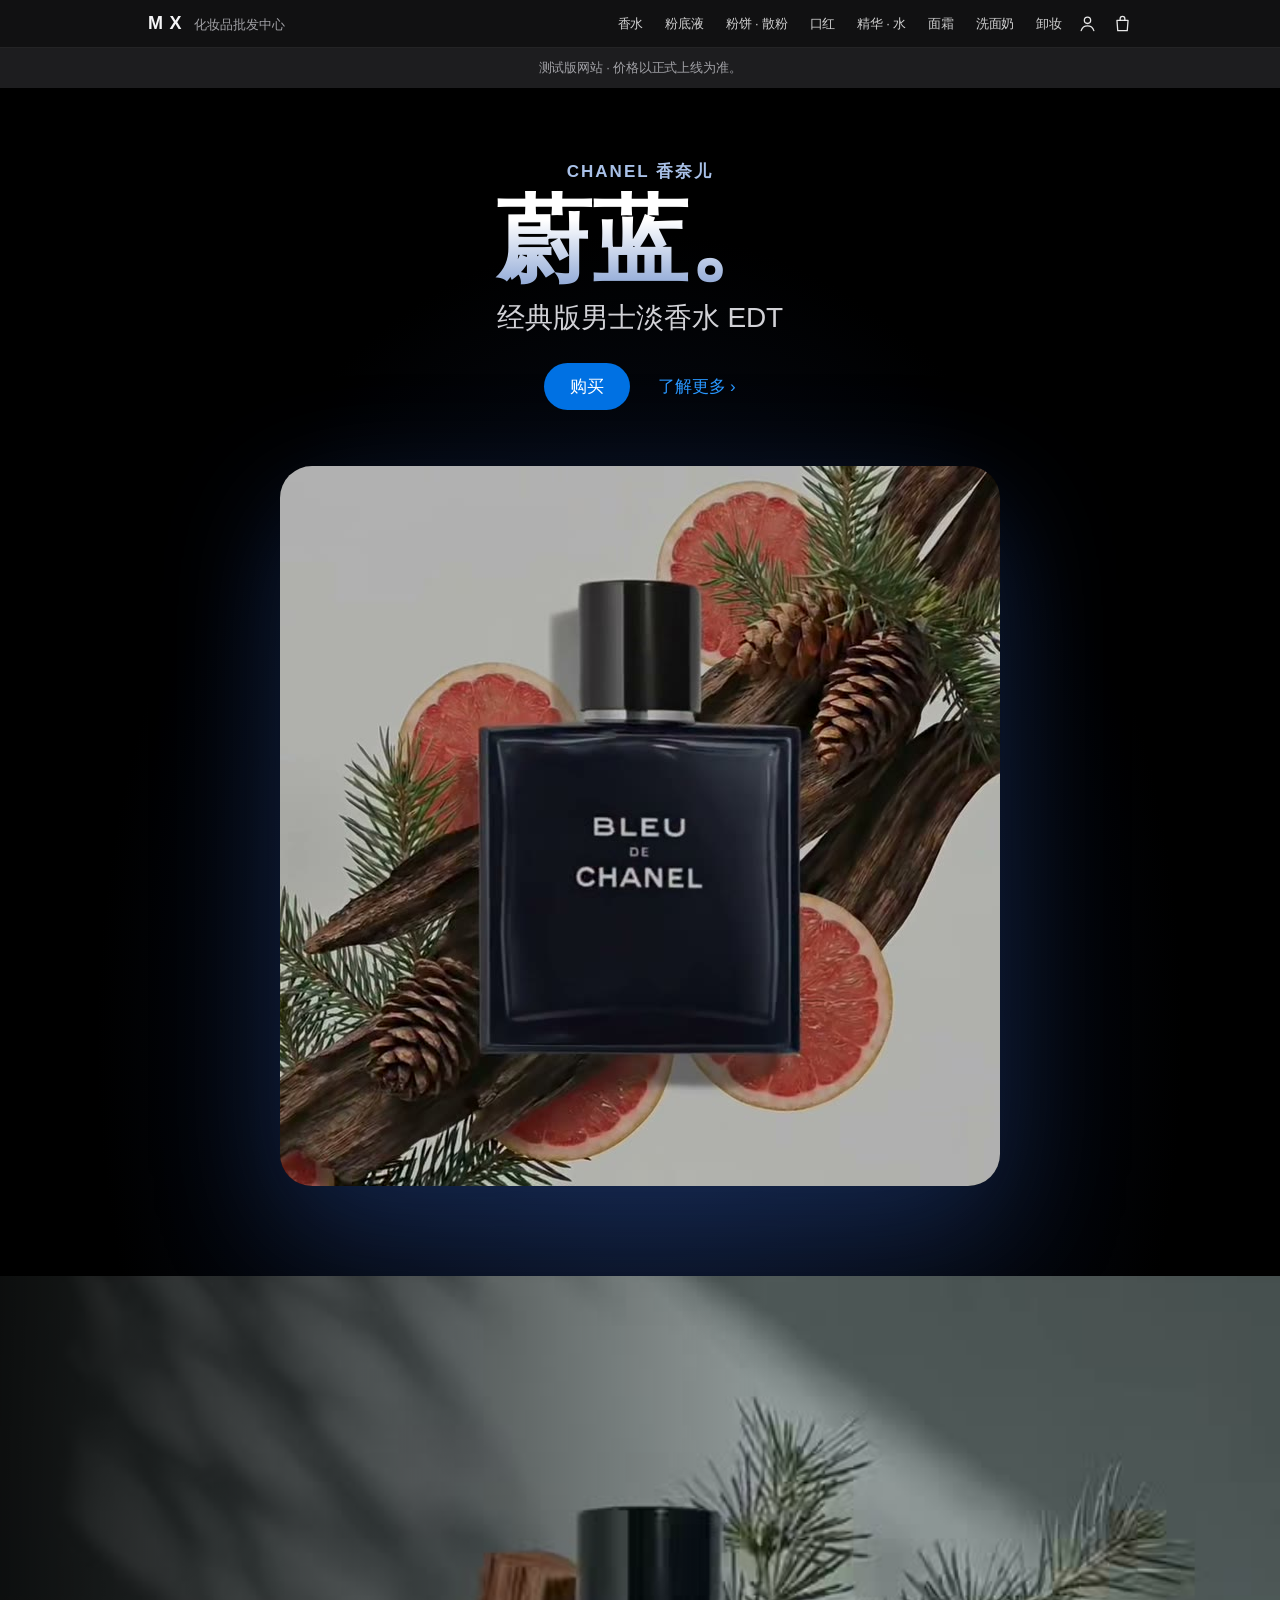
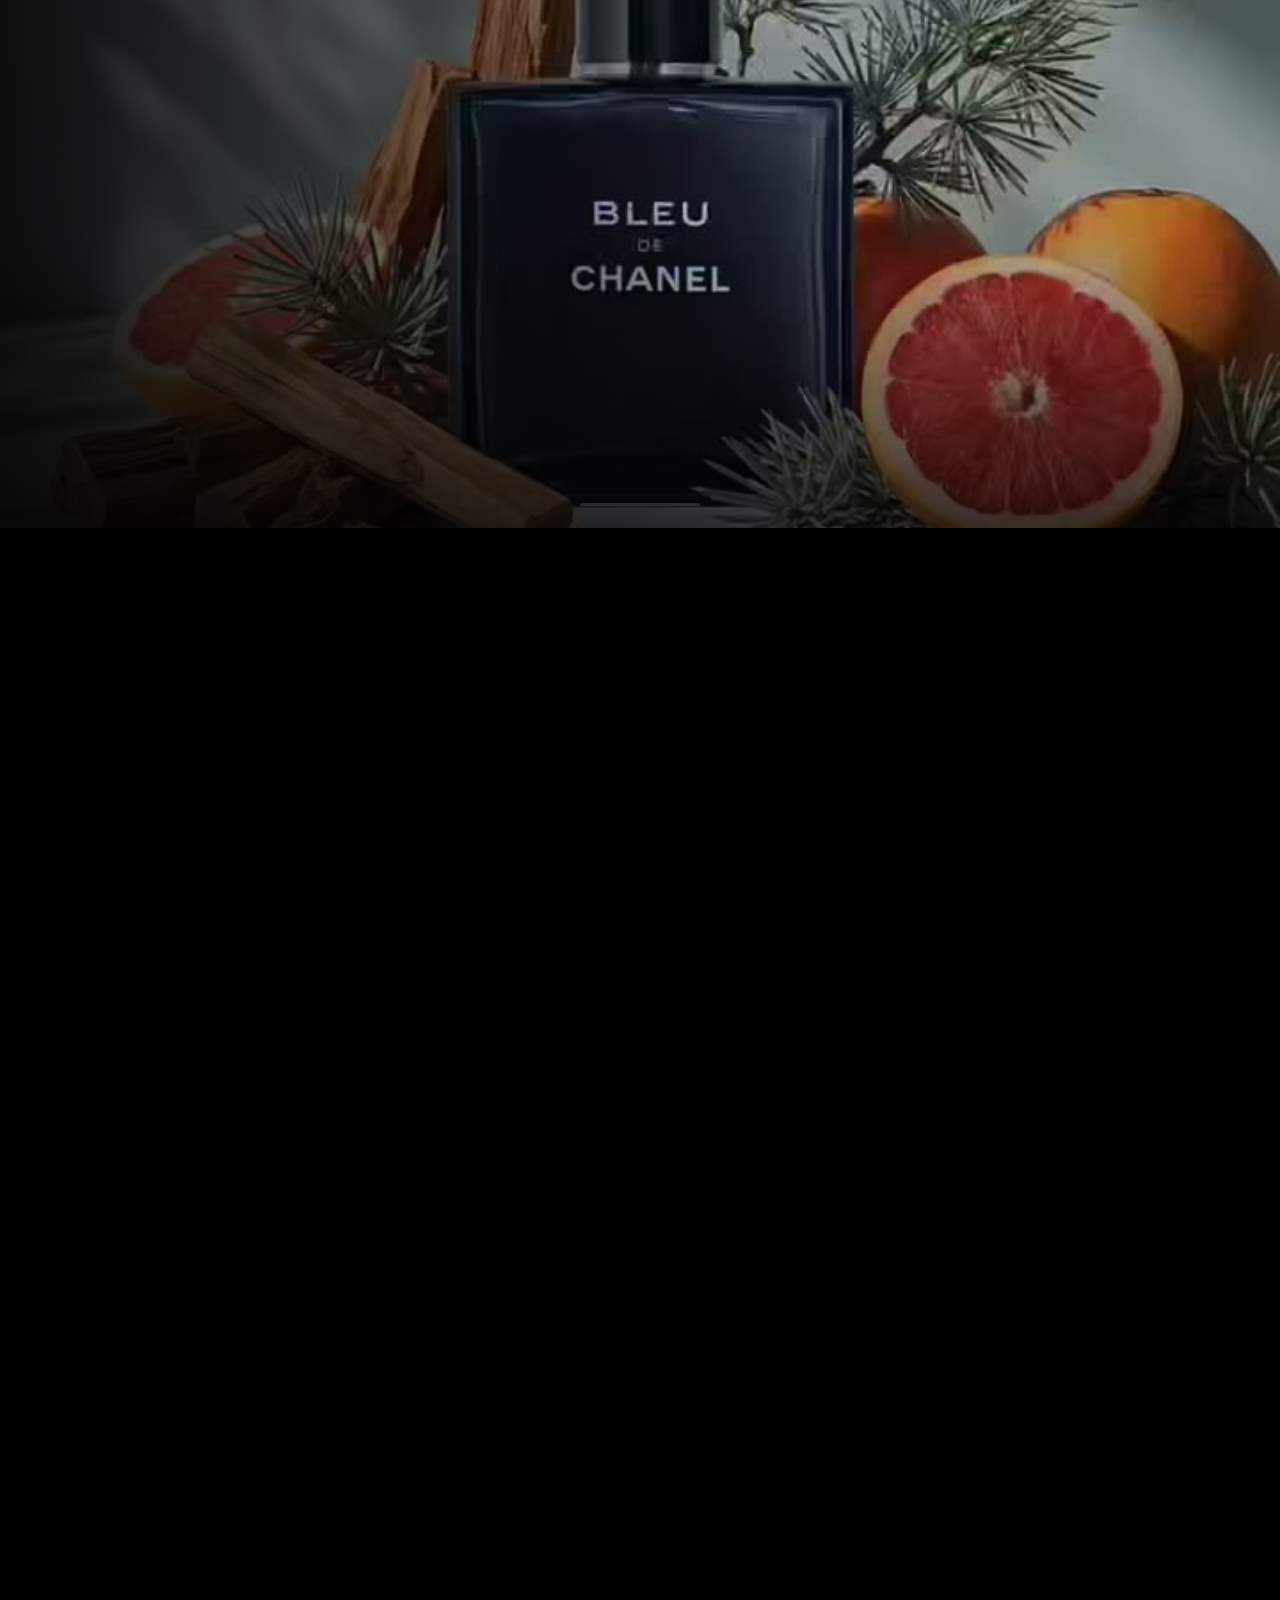
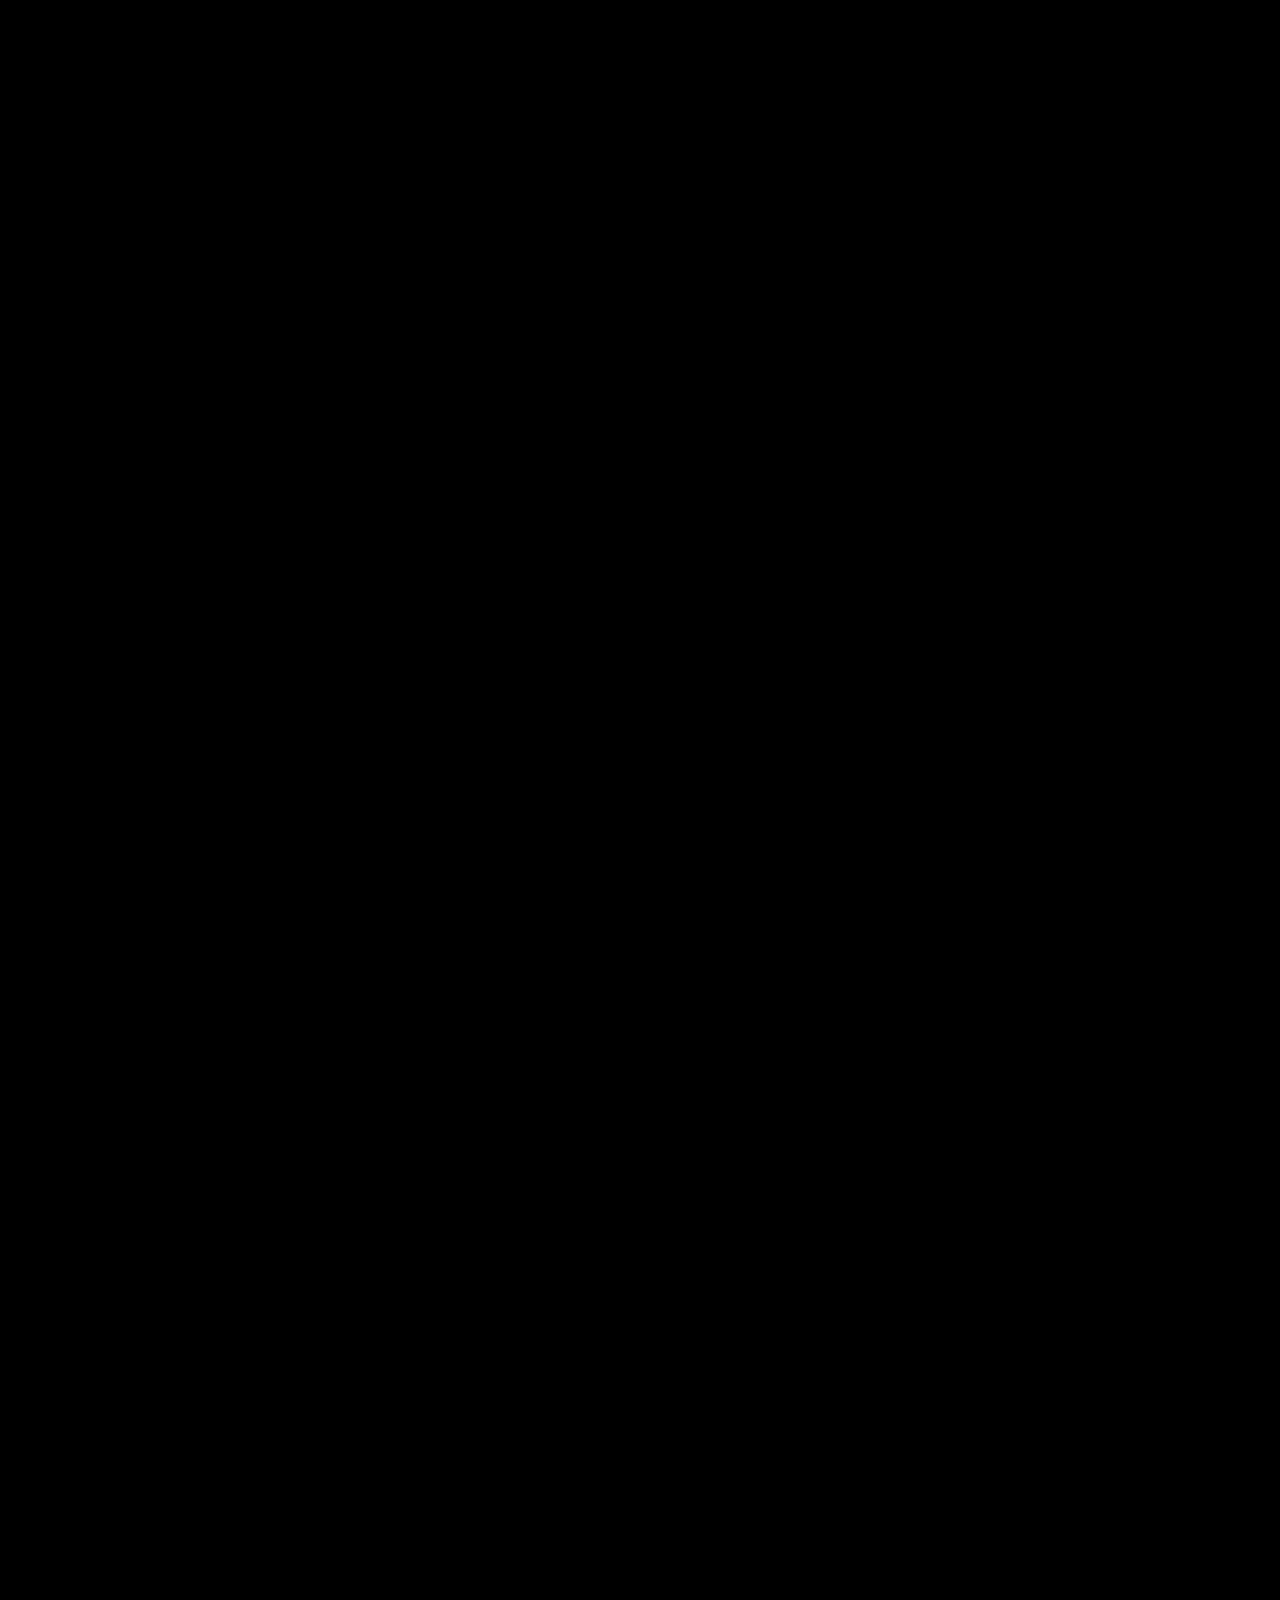
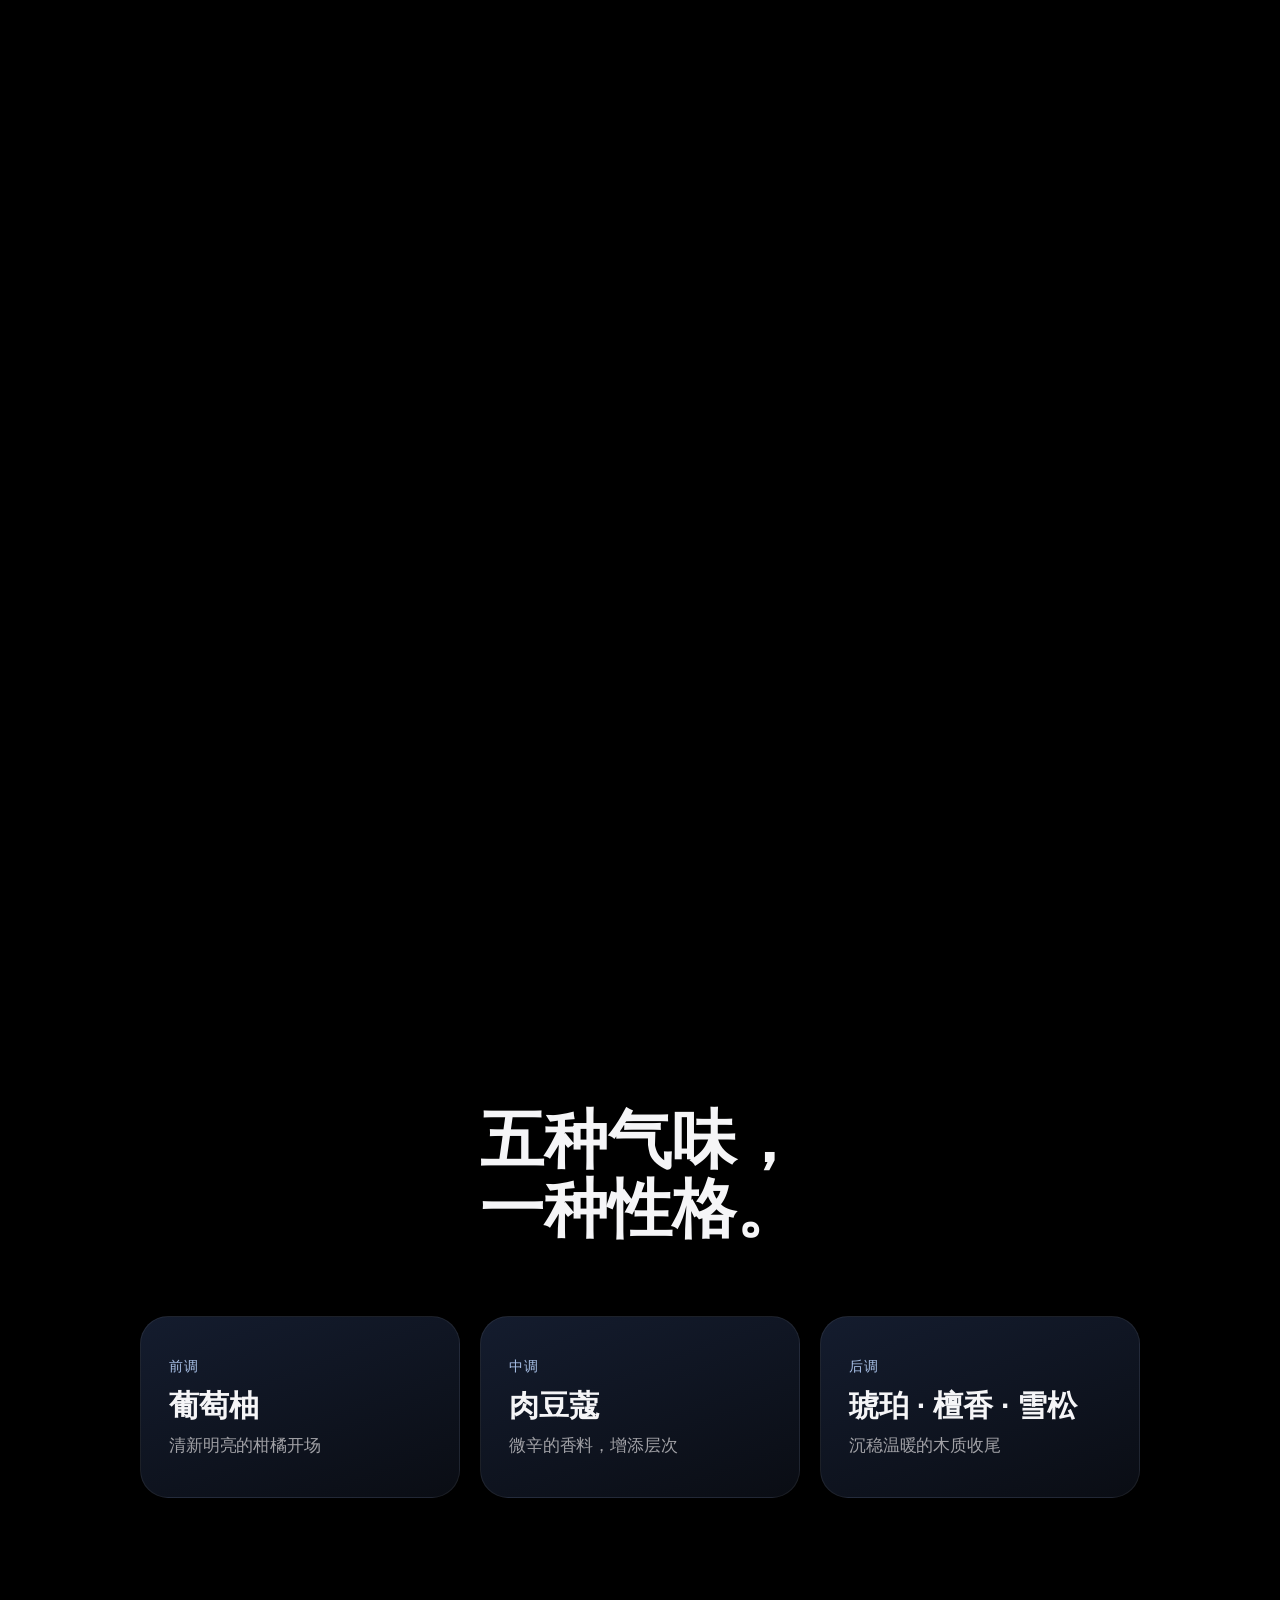
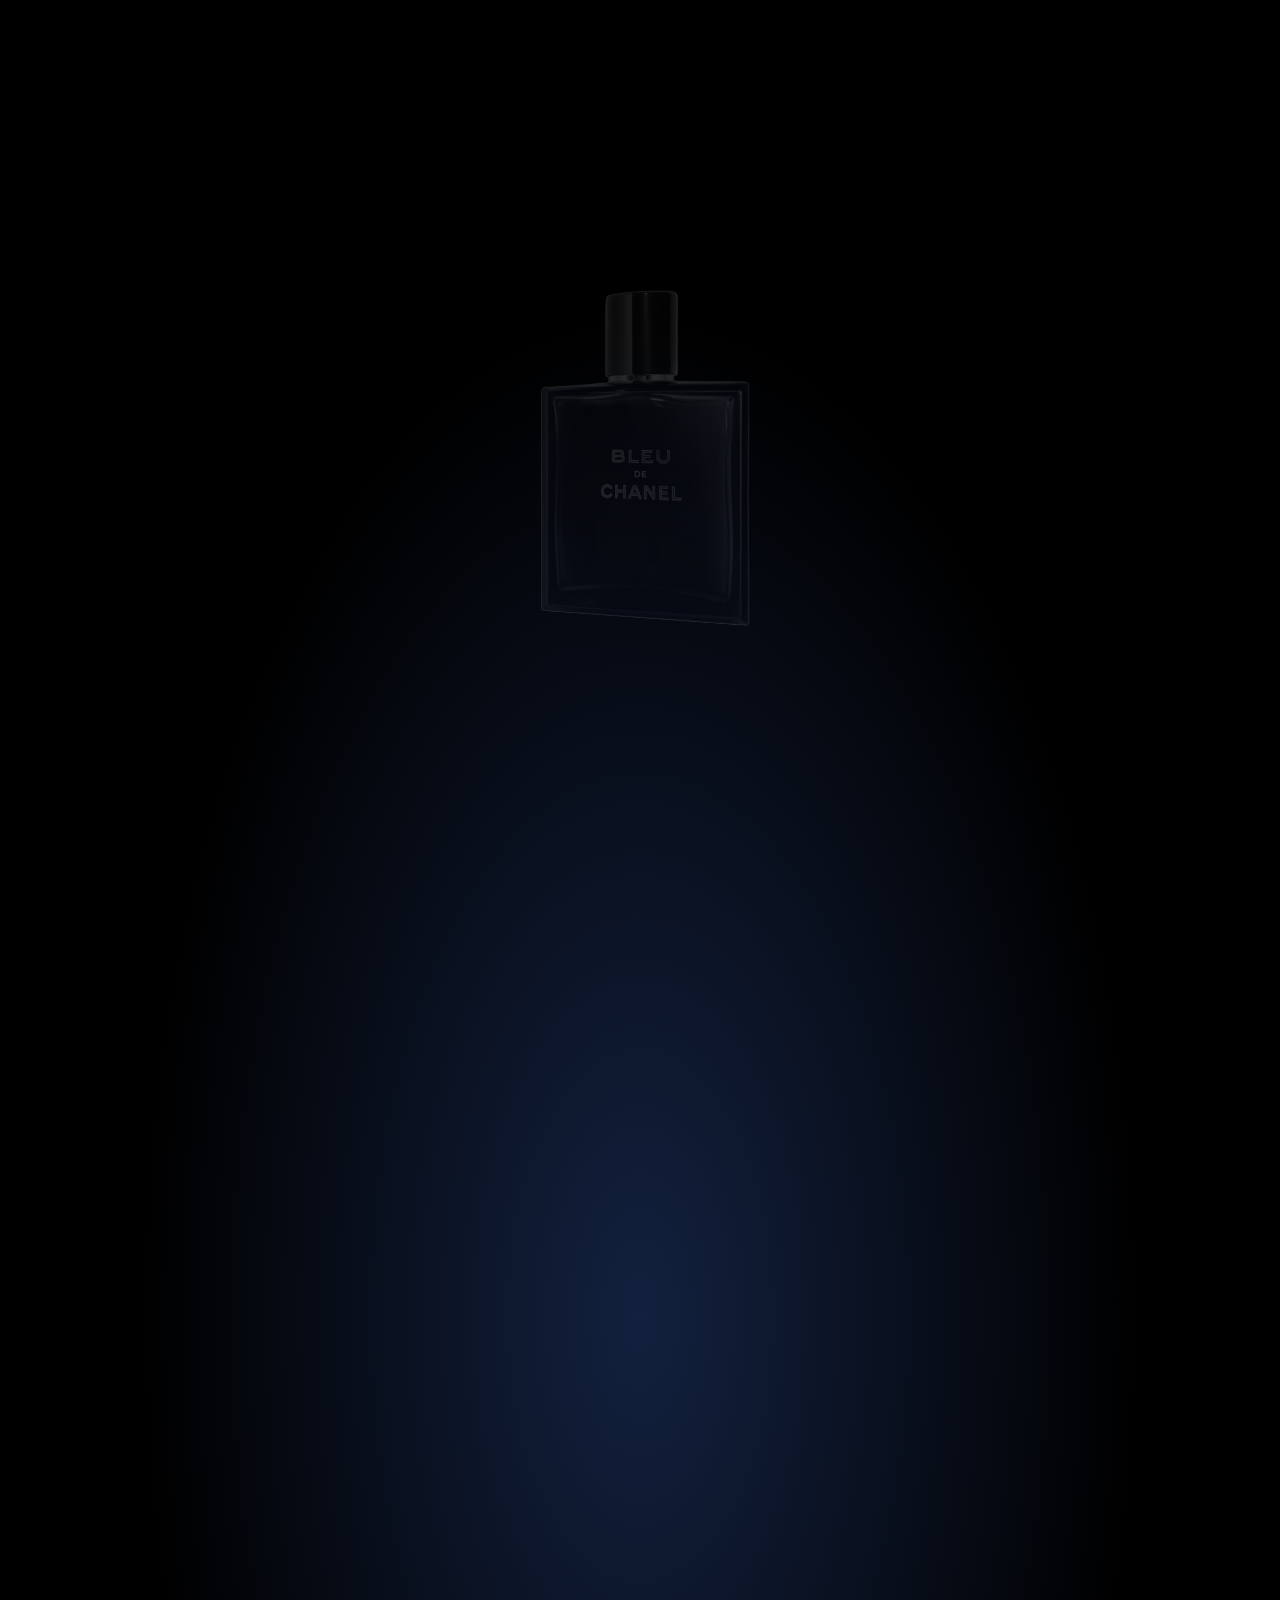
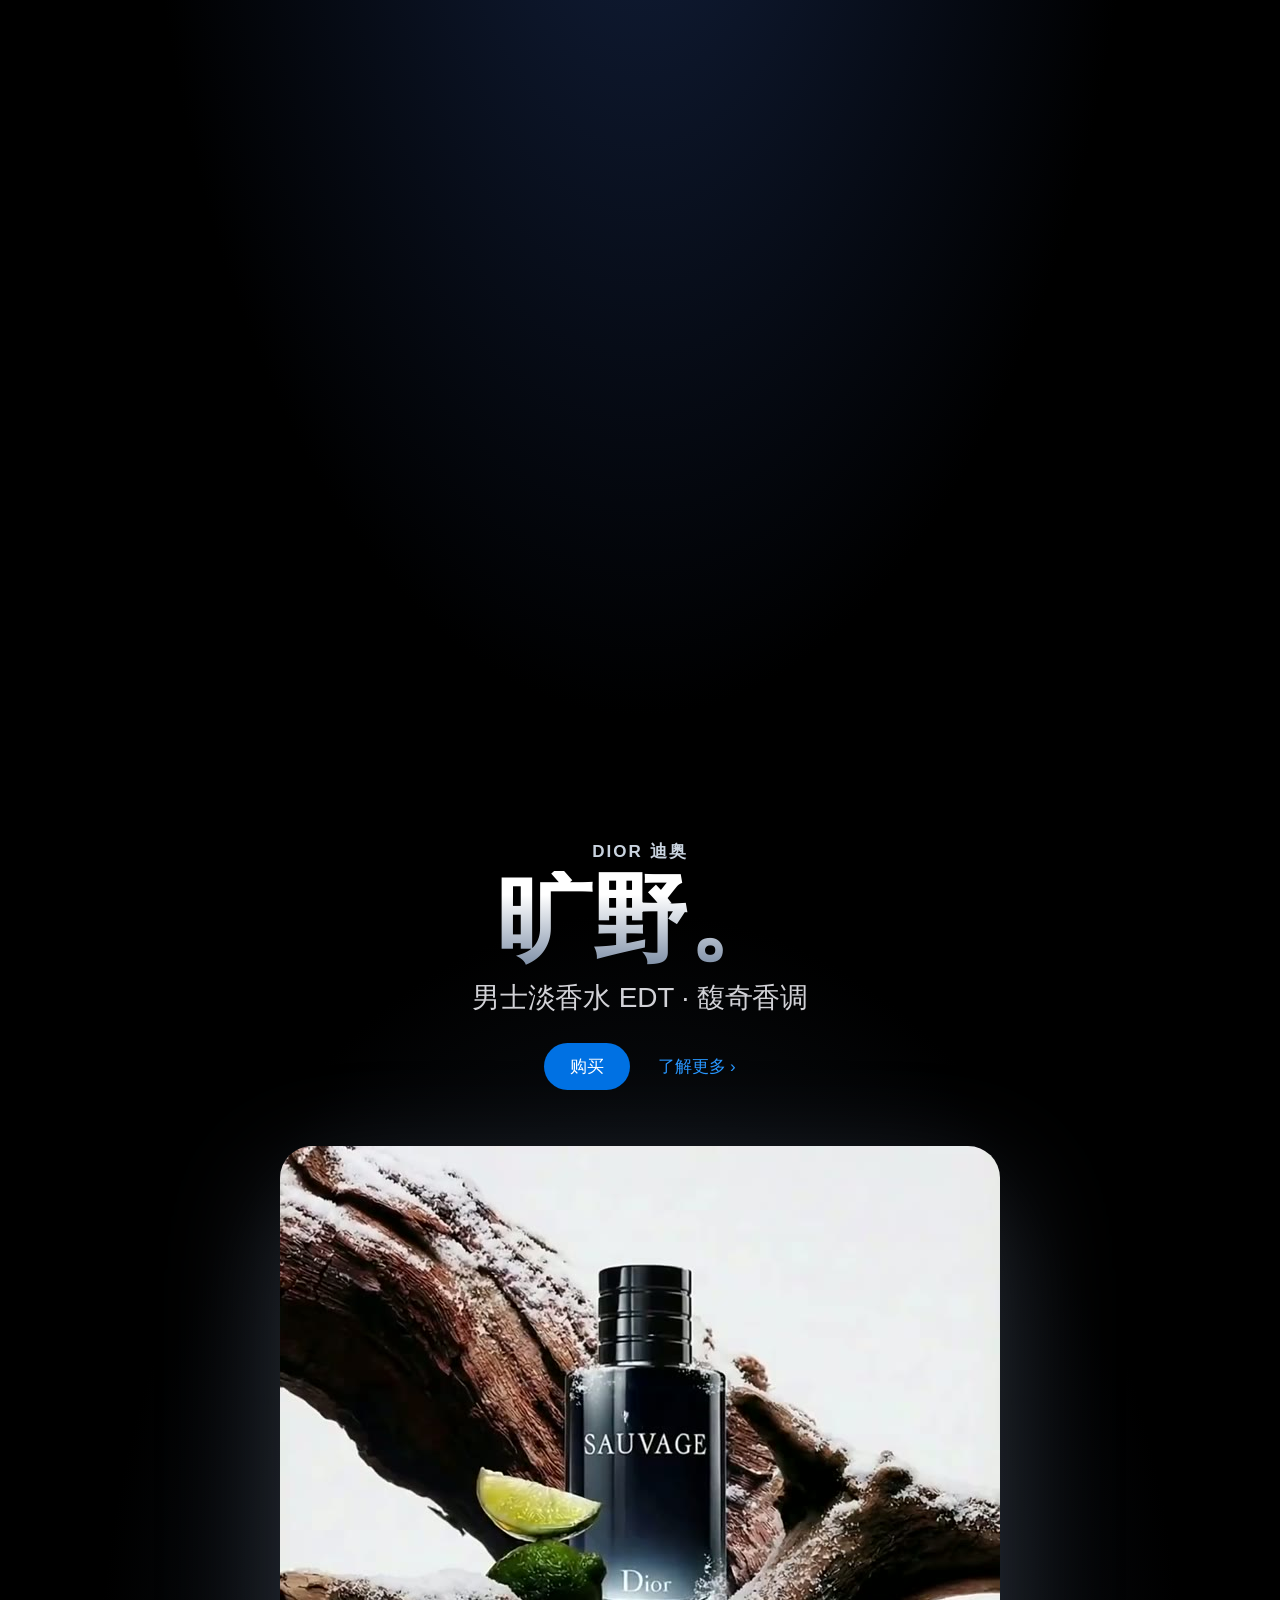
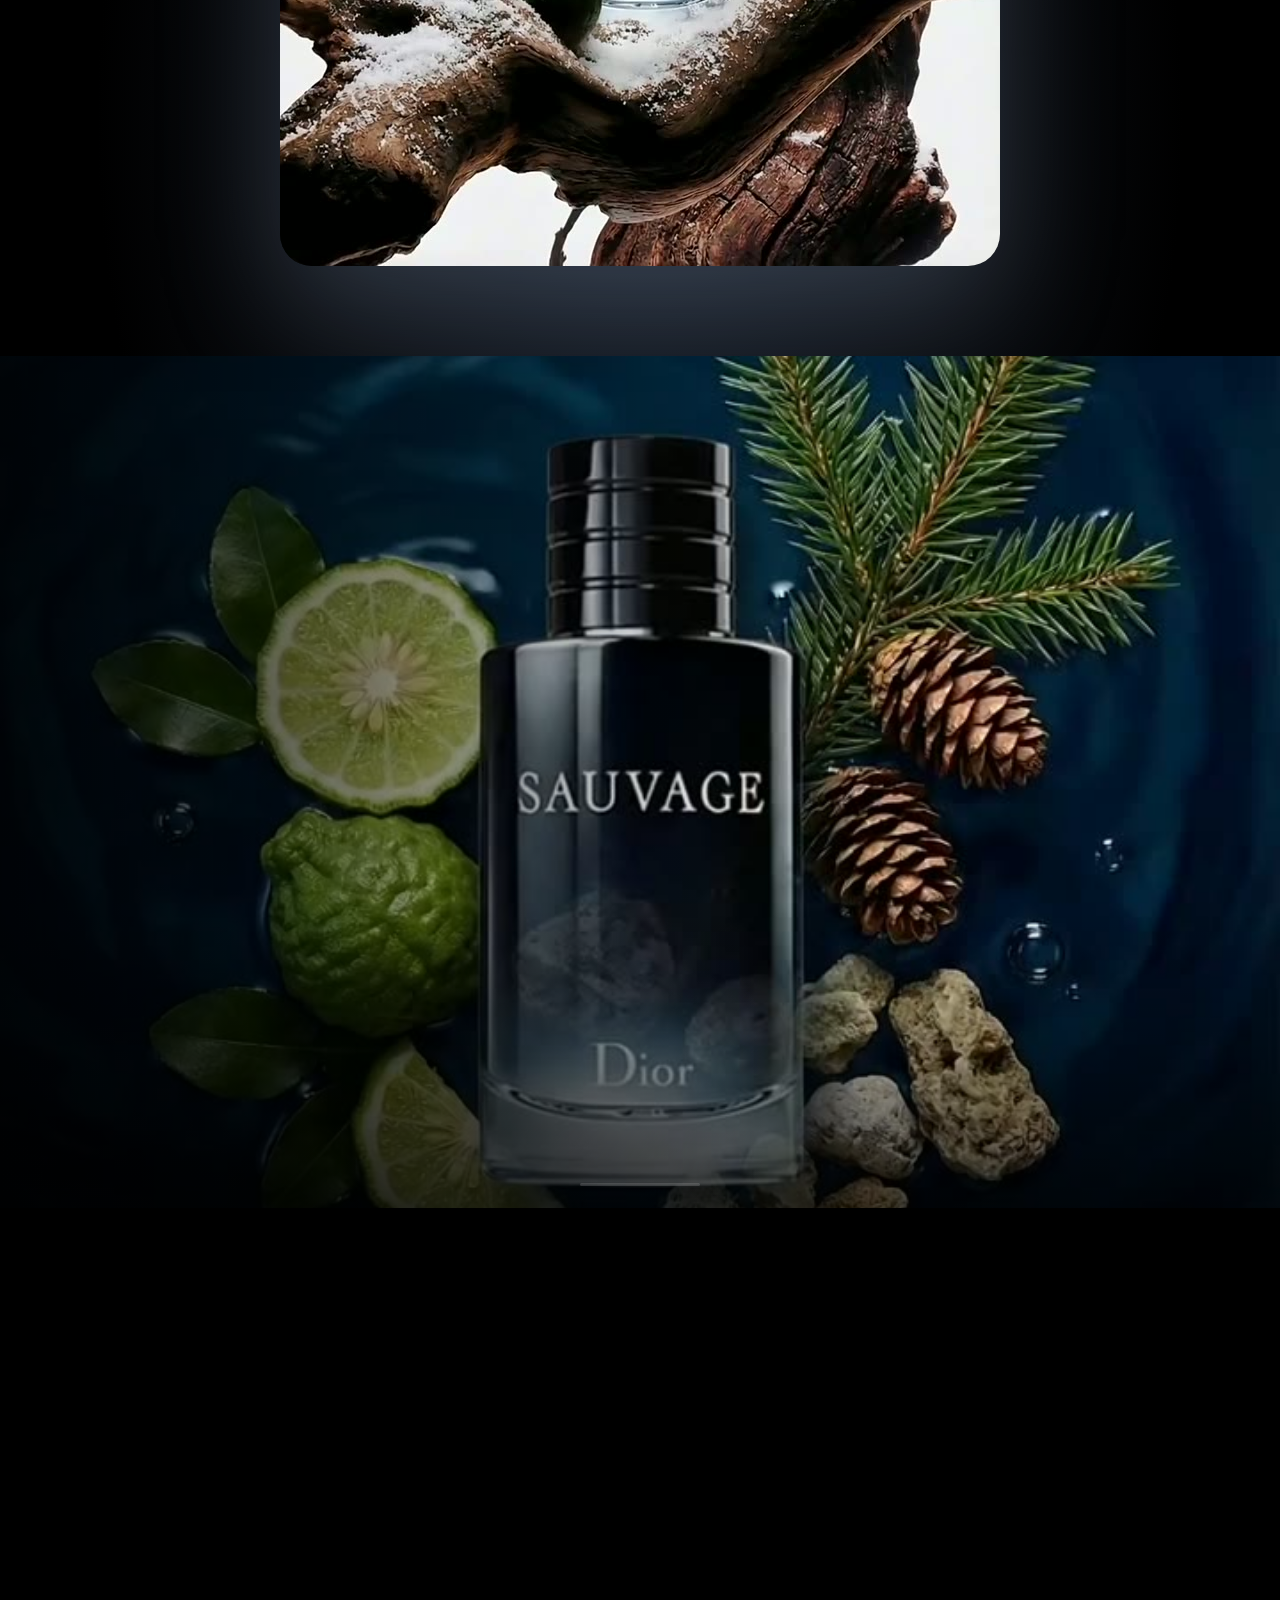
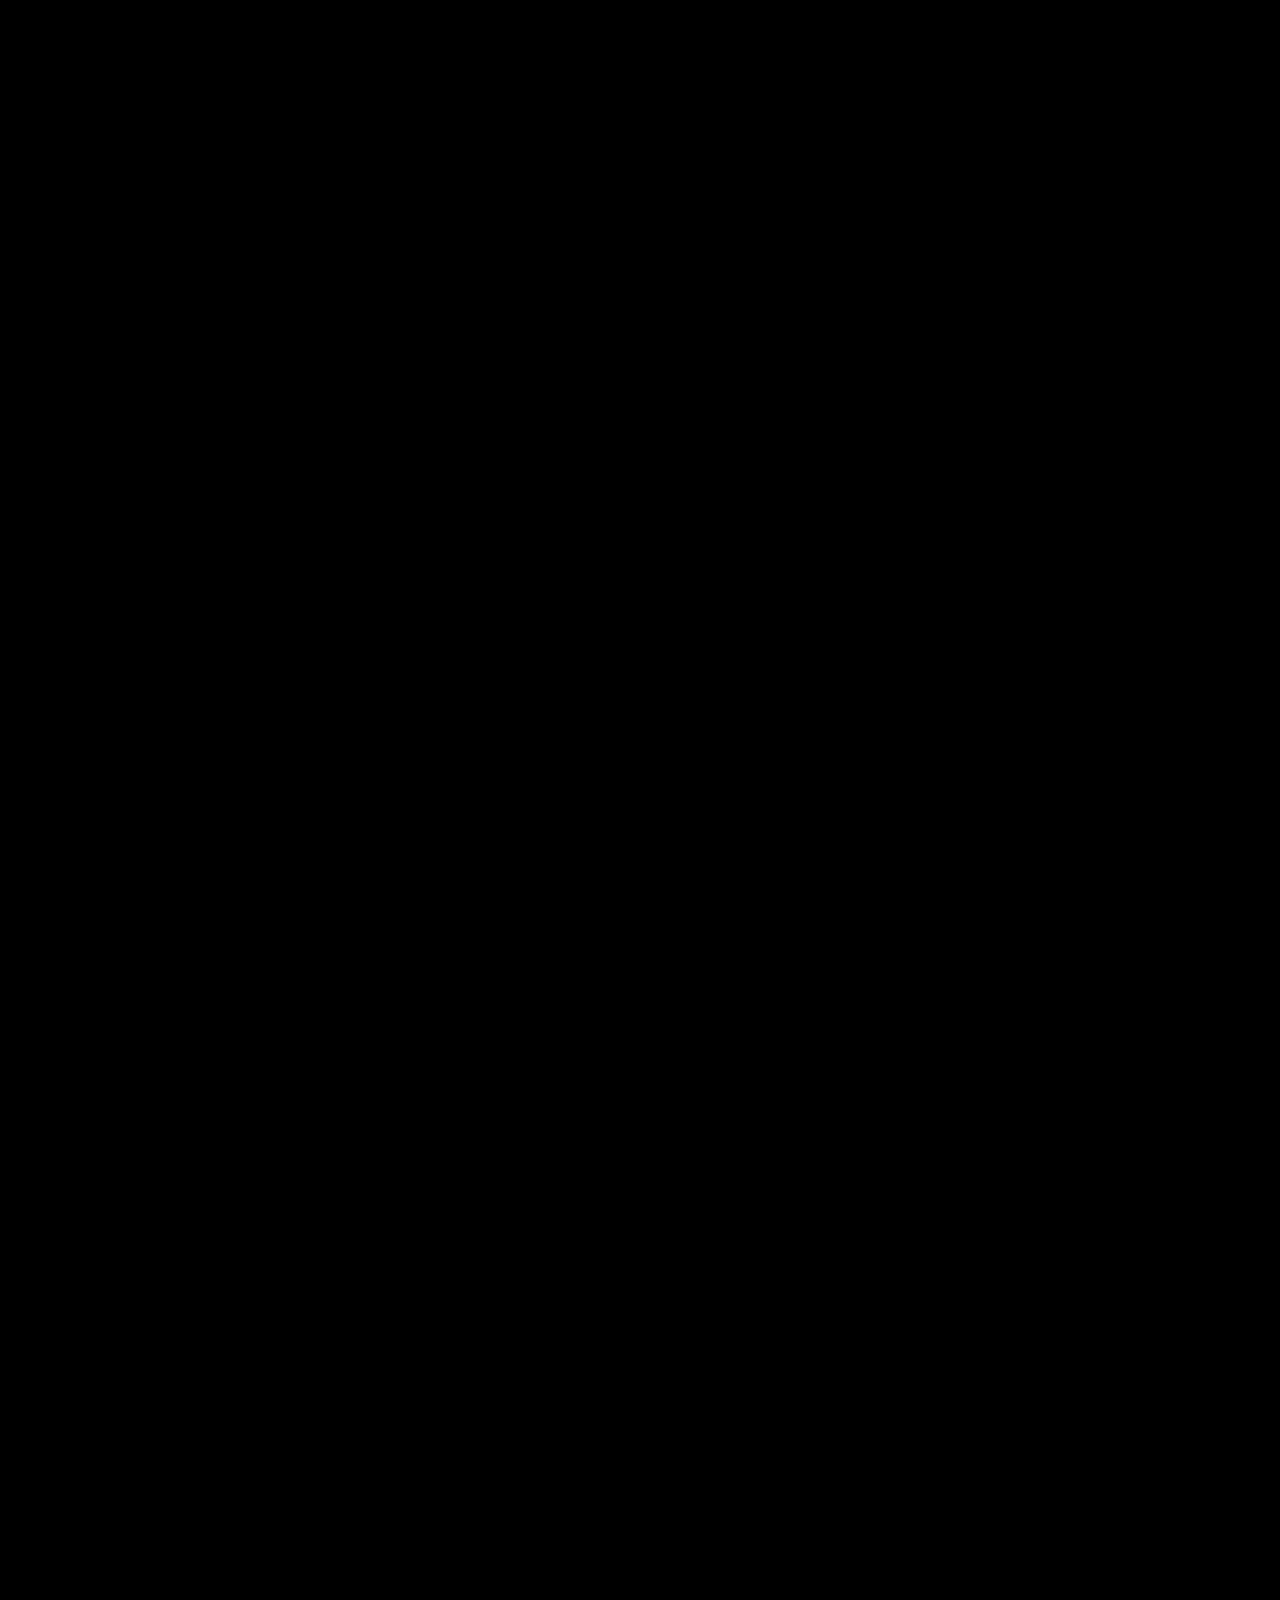
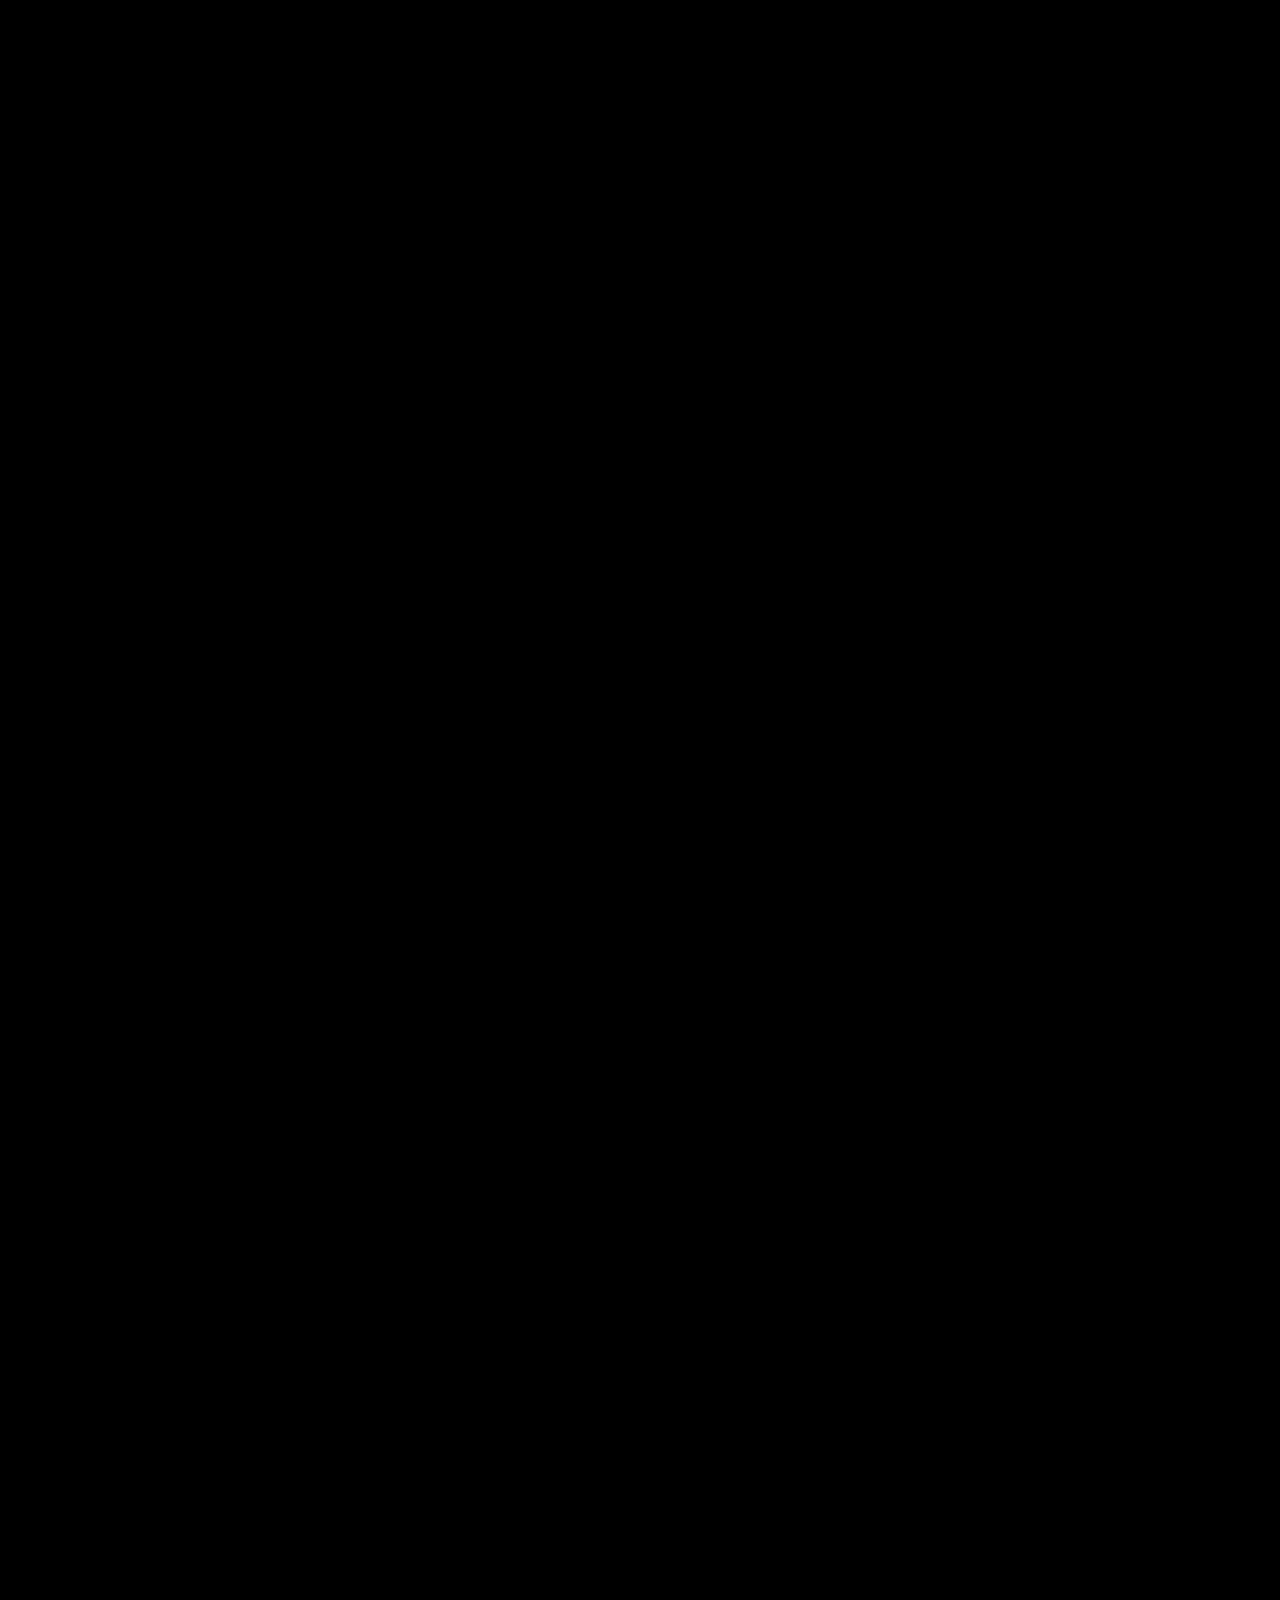
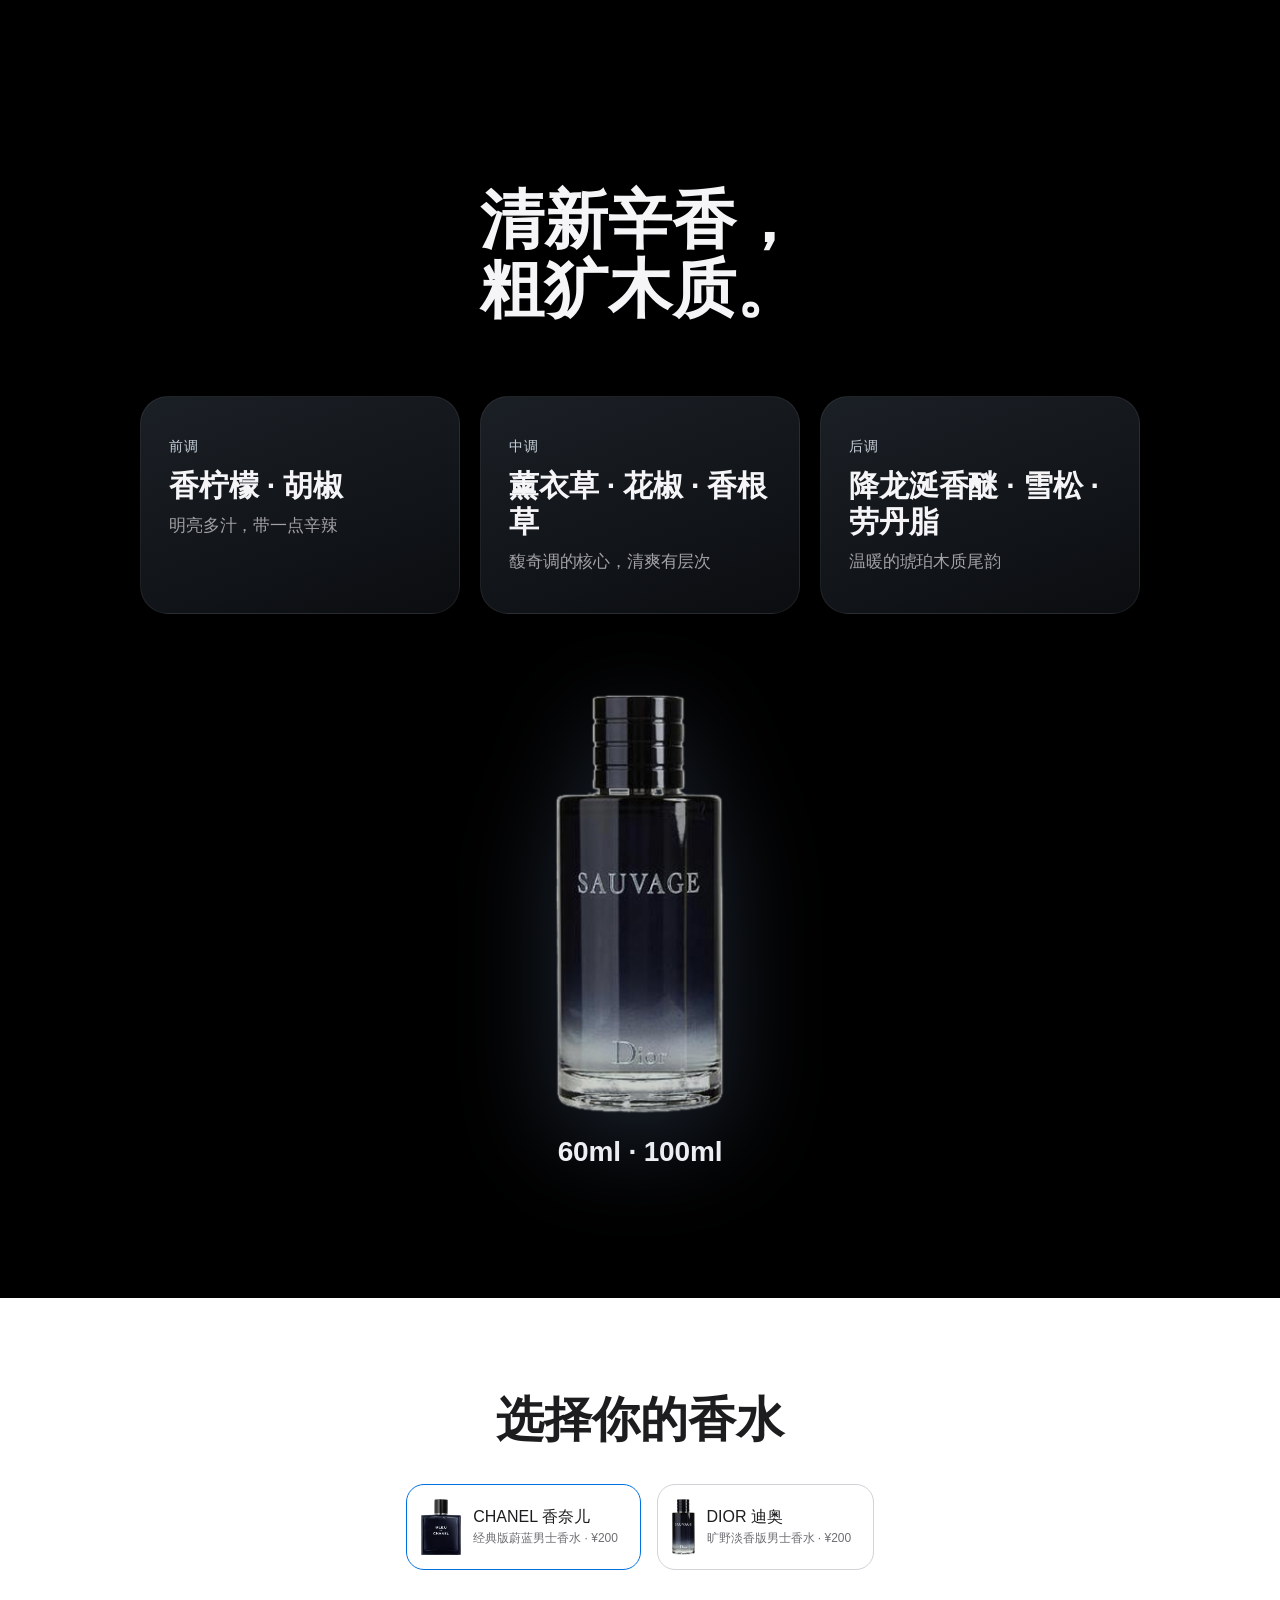
<file: index.html>
<!doctype html>
<html lang="zh-CN">
<head>
<meta charset="utf-8">
<meta name="viewport" content="width=device-width, initial-scale=1">
<title>M X 化妆品批发中心</title>
<meta name="description" content="M X 化妆品批发中心 · CHANEL 香奈儿 经典版蔚蓝男士淡香水 EDT">
<link rel="stylesheet" href="style.css">
<link rel="icon" href="data:image/svg+xml,%3Csvg xmlns='http://www.w3.org/2000/svg' viewBox='0 0 64 64'%3E%3Crect width='64' height='64' rx='14' fill='%231d1d1f'/%3E%3Ctext x='32' y='42' font-size='26' font-weight='700' text-anchor='middle' fill='%23fff' font-family='Arial'%3EMX%3C/text%3E%3C/svg%3E">
</head>
<body class="dark">

<header class="gnav">
  <nav class="gnav-in">
    <button class="ico menu" id="menuBtn" aria-label="分类菜单"><svg viewBox="0 0 24 24"><path d="M4 8h16M4 16h16"/></svg></button>
    <a class="logo" href="index.html">M X <span>化妆品批发中心</span></a>
    <ul class="links" id="catLinks"></ul>
    <a class="ico me" href="orders.html" aria-label="我的订单" title="我的订单"><svg viewBox="0 0 24 24"><circle cx="12" cy="8" r="4"/><path d="M4 21c1.2-4 4.4-6 8-6s6.8 2 8 6"/></svg></a>
    <button class="ico bag" id="bagBtn" aria-label="购物车"><svg viewBox="0 0 24 24"><path d="M5 8h14l-1 13H6z"/><path d="M9 8V6a3 3 0 0 1 6 0v2"/></svg><b id="bagN">0</b></button>
  </nav>
</header>
<div class="ribbon" id="top">测试版网站 · 价格以正式上线为准。</div>

<!-- 1. 主视觉：视频循环 -->
<section class="hero">
  <div class="hero-copy reveal">
    <p class="eyebrow">CHANEL 香奈儿</p>
    <h1>蔚蓝。</h1>
    <h2>经典版男士淡香水 EDT</h2>
    <div class="cta"><a class="btn" href="#buy" data-pick="bleu-edt">购买</a><a class="lnk" href="#film">了解更多 ›</a></div>
  </div>
  <div class="hero-video reveal">
    <video id="heroVid" src="media/bleu.mp4" poster="media/poster.jpg" autoplay muted loop playsinline preload="auto"></video>
  </div>
</section>

<!-- 2. 苹果式滚动播放：视频随滚动逐帧推进 -->
<section class="film" id="film" data-seq="media/seq" data-n="96">
  <div class="sticky">
    <canvas class="seq" width="640" height="640"></canvas>
    <div class="shade"></div>
    <div class="chap" data-a="0" data-b=".2"><p class="k">木质香调</p><h3>自由，<br>不受拘束。</h3></div>
    <div class="chap" data-a=".22" data-b=".4"><p class="k">檀香</p><h3>温暖、绵长的木质尾韵。</h3></div>
    <div class="chap" data-a=".42" data-b=".58"><p class="k">雪松</p><h3>干净利落，像清晨的林间。</h3></div>
    <div class="chap" data-a=".6" data-b=".76"><p class="k">葡萄柚</p><h3>一开瓶，清爽的柑橘气息。</h3></div>
    <div class="chap end" data-a=".8" data-b="1.2"><p class="k">BLEU DE CHANEL</p><h3>经典版蔚蓝</h3></div>
    <div class="progress"><i class="bar"></i></div>
  </div>
</section>

<!-- 3. 香调 -->
<section class="notes" id="notes">
  <h2 class="big reveal">五种气味，<br>一种性格。</h2>
  <div class="tiers">
    <div class="tier reveal"><span class="lv">前调</span><b>葡萄柚</b><p>清新明亮的柑橘开场</p></div>
    <div class="tier reveal"><span class="lv">中调</span><b>肉豆蔻</b><p>微辛的香料，增添层次</p></div>
    <div class="tier reveal"><span class="lv">后调</span><b>琥珀 · 檀香 · 雪松</b><p>沉稳温暖的木质收尾</p></div>
  </div>
</section>

<!-- 4. 瓶身放大 + 规格 -->
<section class="bottle" id="bottle">
  <div class="sticky b-sticky">
    <img id="bigBottle" src="media/bottle.png" alt="CHANEL 蔚蓝 男士淡香水">
    <div class="b-copy" id="bCopy"><h2>50ml · 100ml</h2><p>两种容量，随你选。</p></div>
  </div>
</section>

<!-- ============ 迪奥 旷野 ============ -->
<section class="hero sv-hero" id="sauvage">
  <div class="hero-copy reveal">
    <p class="eyebrow">DIOR 迪奥</p>
    <h1 class="sv-title">旷野。</h1>
    <h2>男士淡香水 EDT · 馥奇香调</h2>
    <div class="cta"><a class="btn" href="#buy" data-pick="sauvage-edt">购买</a><a class="lnk" href="#sv-film">了解更多 ›</a></div>
  </div>
  <div class="hero-video reveal">
    <video src="media/dior/sauvage.mp4" poster="media/dior/poster.jpg" autoplay muted loop playsinline preload="auto"></video>
  </div>
</section>

<section class="film sv" id="sv-film" data-seq="media/dior/seq" data-n="96">
  <div class="sticky">
    <canvas class="seq" width="640" height="640"></canvas>
    <div class="shade"></div>
    <div class="chap" data-a="0" data-b=".3"><p class="k">SAUVAGE</p><h3>粗犷，<br>又干净利落。</h3></div>
    <div class="chap" data-a=".34" data-b=".5"><p class="k">香柠檬</p><h3>多汁的卡拉布里亚香柠檬。</h3></div>
    <div class="chap" data-a=".52" data-b=".66"><p class="k">雪松</p><h3>冷冽木质，像雪后的森林。</h3></div>
    <div class="chap end" data-a=".72" data-b="1.2"><p class="k">DIOR SAUVAGE</p><h3>旷野 · 淡香水</h3></div>
    <div class="progress"><i class="bar"></i></div>
  </div>
</section>

<section class="notes sv-notes">
  <h2 class="big reveal">清新辛香，<br>粗犷木质。</h2>
  <div class="tiers">
    <div class="tier reveal"><span class="lv">前调</span><b>香柠檬 · 胡椒</b><p>明亮多汁，带一点辛辣</p></div>
    <div class="tier reveal"><span class="lv">中调</span><b>薰衣草 · 花椒 · 香根草</b><p>馥奇调的核心，清爽有层次</p></div>
    <div class="tier reveal"><span class="lv">后调</span><b>降龙涎香醚 · 雪松 · 劳丹脂</b><p>温暖的琥珀木质尾韵</p></div>
  </div>
  <div class="sv-bottle reveal"><img src="media/dior/bottle.png" alt="DIOR 旷野 淡香水"><p>60ml · 100ml</p></div>
</section>

<!-- 5. 购买 -->
<section class="buy-wrap">
  <h2 class="pick-title">选择你的香水</h2>
  <div class="pick" id="pick"></div>
  <section class="buy" id="buy"></section>
</section>

<!-- 6. 分类入口 -->
<section class="shop" id="shop">
  <h2 class="big">按分类选购。</h2>
  <p class="lead">香水、底妆、口红、护肤，全部正品现货。</p>
  <div class="cats" id="cats"></div>
  <p class="more"><a class="lnk" href="shop.html">浏览全部商品 ›</a></p>
</section>

<footer class="foot">
  <div class="foot-in">
    <p>测试版说明：库存数字目前只在你自己的浏览器里扣减（换手机或清缓存会恢复为 12），正式版接入在线数据库后才会对所有买家同步。</p>
    <p class="copy">© 2026 M X 化妆品批发中心</p>
  </div>
</footer>

<div class="scrim" id="scrim"></div>
<aside class="drawer" id="drawer" aria-label="购物车">
  <div class="dh"><h3>购物车</h3><button id="closeCart" aria-label="关闭">✕</button></div>
  <div id="cartList"></div>
  <div class="df"><div class="sum"><span>合计</span><b id="sum">¥0</b></div><button class="btn wide" id="checkout">去结算</button></div>
</aside>
<div class="toast" id="toast"></div>

<script src="products.js"></script>
<script src="common.js"></script>
<script src="pay.js"></script>
<script src="app.js"></script>
</body>
</html>
</file>
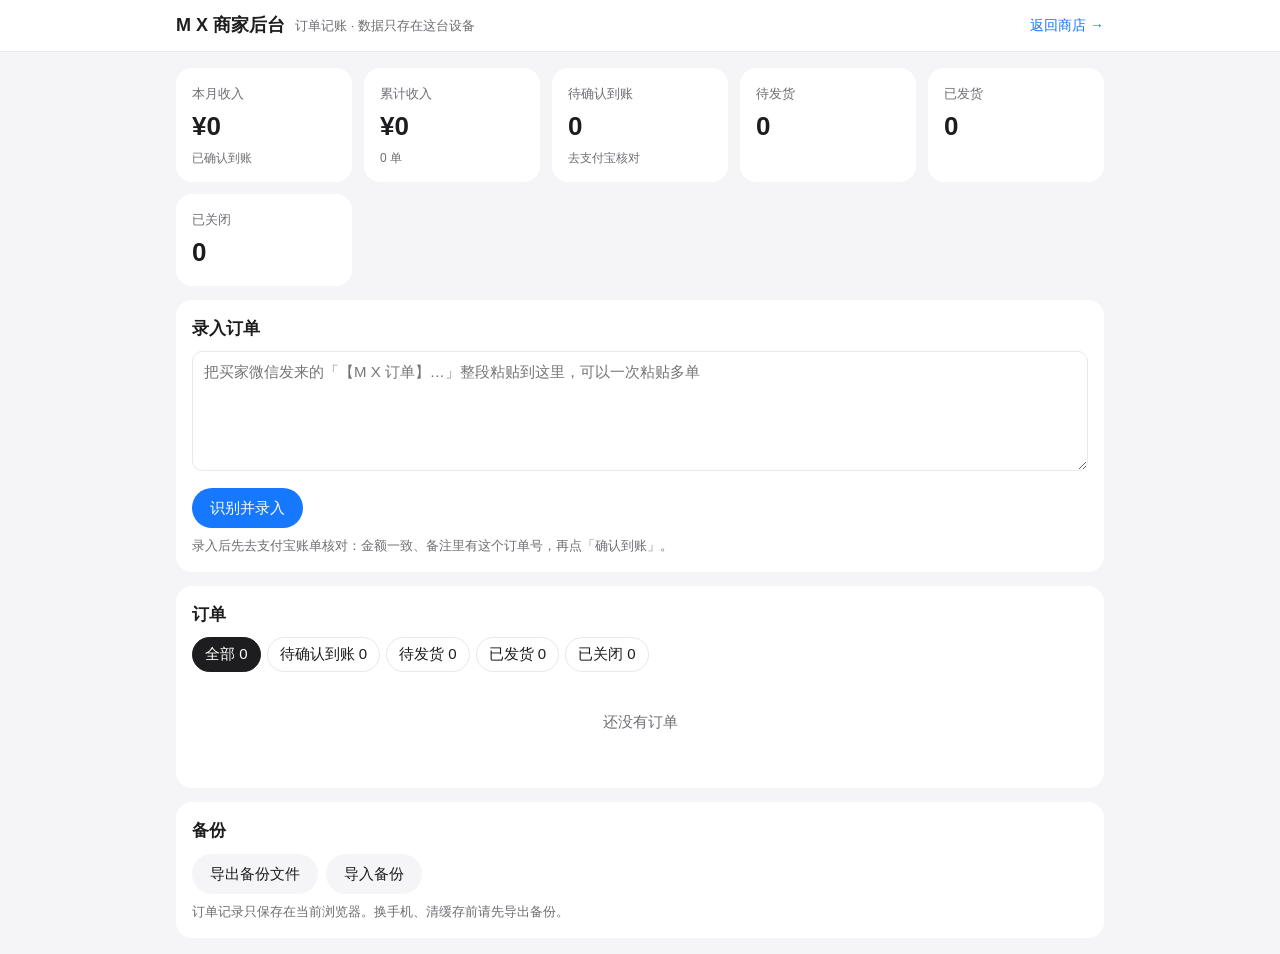
<file: admin.html>
<!doctype html>
<html lang="zh-CN">
<head>
<meta charset="utf-8">
<meta name="viewport" content="width=device-width, initial-scale=1">
<title>M X 商家后台</title>
<meta name="robots" content="noindex">
<style>
:root{--ink:#1d1d1f;--mute:#6e6e73;--soft:#f5f5f7;--line:#e8e8ed;--blue:#1677FF;--ok:#1a9a52;--warn:#d97a00;--bad:#c9342b;--card:#fff;--bg:#f5f5f7;
  --font:-apple-system,BlinkMacSystemFont,"PingFang SC","Microsoft YaHei",sans-serif}
@media (prefers-color-scheme:dark){:root{--ink:#f5f5f7;--mute:#a1a1a6;--soft:#2c2c2e;--line:#38383a;--card:#1c1c1e;--bg:#000}}
*{box-sizing:border-box}body{margin:0;background:var(--bg);color:var(--ink);font:15px/1.5 var(--font)}
header{position:sticky;top:0;z-index:5;background:var(--card);border-bottom:1px solid var(--line)}
.hd{max-width:960px;margin:0 auto;padding:12px 16px;display:flex;align-items:center;gap:10px}
.hd b{font-size:18px;white-space:nowrap}.hd a{white-space:nowrap}
@media (max-width:520px){.hd span{display:none}}.hd span{color:var(--mute);font-size:13px}.hd a{margin-left:auto;color:var(--blue);text-decoration:none;font-size:14px}
main{max-width:960px;margin:0 auto;padding:16px}
.kpis{display:grid;grid-template-columns:repeat(auto-fit,minmax(150px,1fr));gap:12px}
.k{background:var(--card);border-radius:16px;padding:14px 16px}.k small{color:var(--mute);font-size:13px}.k b{display:block;font-size:26px;font-variant-numeric:tabular-nums;margin-top:2px}
.k i{font-style:normal;font-size:12px;color:var(--mute)}
.box{background:var(--card);border-radius:16px;padding:16px;margin-top:14px}
h2{font-size:17px;margin:0 0 10px}
textarea,input,select{font:inherit;color:var(--ink);background:var(--card);border:1px solid var(--line);border-radius:10px;padding:9px 11px;width:100%}
textarea{min-height:120px;resize:vertical}
.btn{font:inherit;border:0;border-radius:980px;padding:9px 18px;background:var(--blue);color:#fff;cursor:pointer}
.btn.g{background:var(--soft);color:var(--ink)}.row{display:flex;gap:8px;flex-wrap:wrap;margin-top:10px;align-items:center}
.tabs{display:flex;gap:6px;flex-wrap:wrap;margin-bottom:10px}.tabs button{font:inherit;border:1px solid var(--line);background:var(--card);color:var(--ink);border-radius:980px;padding:5px 12px;cursor:pointer}
.tabs button.on{background:var(--ink);color:var(--card);border-color:var(--ink)}
.o{border-top:1px solid var(--line);padding:12px 0;display:grid;grid-template-columns:1fr auto;gap:6px 12px}
.o .no{font-weight:600;font-variant-numeric:tabular-nums}.o .m{color:var(--mute);font-size:13px;white-space:pre-line}
.o .amt{font-weight:700;text-align:right}.o .act{grid-column:1/-1;display:flex;gap:6px;flex-wrap:wrap}
.o .act button{font:inherit;font-size:13px;border:1px solid var(--line);background:var(--card);color:var(--ink);border-radius:8px;padding:4px 10px;cursor:pointer}
.st{display:inline-block;font-size:12px;border-radius:6px;padding:1px 7px;margin-left:6px;color:#fff}
.st.s0{background:var(--warn)}.st.s1{background:var(--blue)}.st.s2{background:var(--ok)}.st.s3{background:var(--bad)}
.empty{color:var(--mute);text-align:center;padding:24px 0}
.note{color:var(--mute);font-size:13px;margin:8px 0 0}
h2 .note{font-weight:400;margin-left:8px}
.ship{grid-column:1/-1;display:grid;grid-template-columns:130px 1fr auto;gap:6px}
.ship select,.ship input{padding:7px 9px}
@media (max-width:520px){.ship{grid-template-columns:1fr 1fr}.ship .btn{grid-column:1/-1}}
.o .act a{font-size:13px;border:1px solid var(--line);border-radius:8px;padding:4px 10px;color:var(--blue);text-decoration:none}
.o .act button.hi{background:var(--blue);color:#fff;border-color:var(--blue)}
.m.ok{color:var(--ok);margin-top:4px}
</style>
</head>
<body>
<header><div class="hd"><b>M X 商家后台</b><span>订单记账 · 数据只存在这台设备</span><a href="index.html">返回商店 →</a></div></header>
<main>
  <section class="kpis" id="kpis"></section>

  <section class="box">
    <h2>录入订单</h2>
    <textarea id="paste" placeholder="把买家微信发来的「【M X 订单】…」整段粘贴到这里，可以一次粘贴多单"></textarea>
    <div class="row"><button class="btn" id="add">识别并录入</button><span class="note" id="msg"></span></div>
    <p class="note">录入后先去支付宝账单核对：金额一致、备注里有这个订单号，再点「确认到账」。</p>
  </section>

  <section class="box">
    <h2>订单 <span class="note" id="msg2"></span></h2>
    <div class="tabs" id="tabs"></div>
    <div id="list"></div>
  </section>

  <section class="box">
    <h2>备份</h2>
    <div class="row"><button class="btn g" id="exp">导出备份文件</button><label class="btn g">导入备份<input type="file" id="imp" accept=".json" hidden></label></div>
    <p class="note">订单记录只保存在当前浏览器。换手机、清缓存前请先导出备份。</p>
  </section>
</main>
<script src="ship.js"></script>
<script>
const K = 'mx_admin_orders_v1';
const ST = ['待确认到账', '待发货', '已发货', '已关闭'];
let O = []; try { O = JSON.parse(localStorage.getItem(K)) || []; } catch (e) {}
let tab = -1;
const $ = s => document.querySelector(s);
const esc = s => String(s).replace(/[&<>"]/g, c => ({ '&': '&amp;', '<': '&lt;', '>': '&gt;', '"': '&quot;' }[c]));
const save = () => { try { localStorage.setItem(K, JSON.stringify(O)); } catch (e) {} render(); };
const yuan = v => '¥' + v.toLocaleString('zh-CN', { maximumFractionDigits: 2 });

function parse(text) {
  return text.split(/(?=【M X 订单】)/).map(b => {
    const no = (b.match(/【M X 订单】\s*(MX\d+)/) || [])[1];
    if (!no) return null;
    const amount = +((b.match(/金额：¥([\d.]+)/) || [])[1] || 0);
    const items = (b.match(/^·.*$/gm) || []).map(s => s.replace(/^·\s*/, ''));
    const who = (b.match(/收货人：(.*)/) || [])[1] || '';
    const addr = (b.match(/地址：(.*)/) || [])[1] || '';
    return { no, amount, items, who: who.trim(), addr: addr.trim(), st: 0, added: Date.now() };
  }).filter(Boolean);
}
$('#add').onclick = () => {
  const got = parse($('#paste').value); let n = 0, dup = 0;
  got.forEach(o => { if (O.some(x => x.no === o.no)) dup++; else { O.unshift(o); n++; } });
  $('#msg').textContent = got.length ? `录入 ${n} 单${dup ? `，${dup} 单已存在` : ''}` : '没识别到订单，请粘贴完整的「【M X 订单】」消息';
  if (n) $('#paste').value = ''; save();
};

function render() {
  const now = new Date(), ym = now.getFullYear() * 12 + now.getMonth();
  const inMonth = o => { const d = new Date(o.added); return d.getFullYear() * 12 + d.getMonth() === ym; };
  const paid = O.filter(o => o.st === 1 || o.st === 2);
  const cnt = s => O.filter(o => o.st === s).length;
  $('#kpis').innerHTML = [
    ['本月收入', yuan(paid.filter(inMonth).reduce((a, o) => a + o.amount, 0)), '已确认到账'],
    ['累计收入', yuan(paid.reduce((a, o) => a + o.amount, 0)), `${paid.length} 单`],
    ['待确认到账', cnt(0), '去支付宝核对'],
    ['待发货', cnt(1), ''],
    ['已发货', cnt(2), ''],
    ['已关闭', cnt(3), ''],
  ].map(([a, b, c]) => `<div class="k"><small>${a}</small><b>${b}</b><i>${c}</i></div>`).join('');

  $('#tabs').innerHTML = [['全部', -1], ...ST.map((s, i) => [s, i])].map(([s, i]) =>
    `<button data-t="${i}" class="${tab === i ? 'on' : ''}">${s} ${i < 0 ? O.length : cnt(i)}</button>`).join('');
  $('#tabs').querySelectorAll('button').forEach(b => b.onclick = () => { tab = +b.dataset.t; render(); });

  const rows = O.filter(o => tab < 0 || o.st === tab);
  const fmt = t => t ? new Date(t).toLocaleString('zh-CN') : '';
  const opts = c => SHIP.CARRIERS.map(([k, n]) => `<option value="${k}"${k === c ? ' selected' : ''}>${n}</option>`).join('');
  $('#list').innerHTML = rows.length ? rows.map(o => {
    const acts = { 0: [['确认到账', 1], ['关闭订单', 3]], 1: [['关闭订单', 3]], 2: [], 3: [['恢复', 0]] }[o.st];
    const shipForm = (o.st === 1 || (o.st === 2 && o.edit)) ? `
      <div class="ship"><select data-c="${esc(o.no)}">${opts(o.carrier || 'shunfeng')}</select>
        <input data-tn="${esc(o.no)}" placeholder="快递单号" value="${esc(o.tn || '')}" autocomplete="off">
        <button class="btn" data-ship="${esc(o.no)}">${o.st === 2 ? '保存单号' : '填好单号，发货'}</button></div>` : '';
    const shipInfo = o.st === 2 && !o.edit ? `<div class="m ok">${esc(SHIP.carrierName(o.carrier))} ${esc(o.tn)} · 发货 ${fmt(o.shippedAt)}</div>` : '';
    return `<div class="o"><div><span class="no">${esc(o.no)}</span><span class="st s${o.st}">${ST[o.st]}</span>
      <div class="m">${esc(o.items.join('\n'))}\n${esc(o.who)} · ${esc(o.addr)}\n录入 ${fmt(o.added)}</div>${shipInfo}</div>
      <div class="amt">${yuan(o.amount)}</div>${shipForm}
      <div class="act">${acts.map(([t, s]) => `<button data-no="${esc(o.no)}" data-s="${s}">${t}</button>`).join('')}
      ${o.st === 2 ? `<a target="_blank" rel="noopener" href="${SHIP.trackURL(o.carrier, o.tn)}">查物流</a><button data-edit="${esc(o.no)}">修改单号</button>` : ''}
      ${o.st === 1 || o.st === 2 ? `<button class="hi" data-send="${esc(o.no)}">复制发给买家</button>` : ''}
      <button data-no="${esc(o.no)}" data-del="1">删除</button></div></div>`;
  }).join('') : '<p class="empty">还没有订单</p>';
  const find = no => O.find(o => o.no === no);
  $('#list').querySelectorAll('button').forEach(b => b.onclick = () => {
    const d = b.dataset;
    if (d.ship) {
      const o = find(d.ship), tn = $(`input[data-tn="${d.ship}"]`).value.trim().replace(/\s+/g, '');
      if (!/^[A-Za-z0-9-]{6,30}$/.test(tn)) { $('#msg2').textContent = '快递单号格式不对'; return; }
      o.carrier = $(`select[data-c="${d.ship}"]`).value; o.tn = tn;
      if (o.st !== 2) { o.st = 2; o.shippedAt = Date.now(); }
      delete o.edit; save(); sendText(o); return;
    }
    if (d.edit) { find(d.edit).edit = true; render(); return; }
    if (d.send) { sendText(find(d.send)); return; }
    const i = O.findIndex(o => o.no === d.no);
    if (d.del) { if (!d.sure) { d.sure = 1; b.textContent = '再点一次确认删除'; return; } O.splice(i, 1); }
    else { O[i].st = +d.s; if (+d.s === 1 && !O[i].paidAt) O[i].paidAt = Date.now(); }
    save();
  });
}
/* 发给买家的消息：订单信息 + 物流全部编码进链接，买家打开就进了「我的订单」 */
function sendText(o) {
  const ph = (o.who.match(/1\d{10}/) || [''])[0];
  const link = SHIP.ordersURL({ no: o.no, amount: o.amount, items: o.items, name: o.who.replace(/\s*1\d{10}/, ''), phone: ph, addr: o.addr,
    st: o.st, carrier: o.carrier || '', tn: o.tn || '', added: o.added, paidAt: o.paidAt || 0, shippedAt: o.shippedAt || 0 });
  const t = o.st === 2
    ? `您的订单 ${o.no} 已发货：${SHIP.carrierName(o.carrier)} ${o.tn}\n查看订单和物流：${link}`
    : `您的订单 ${o.no} 已确认收款，正在备货\n查看订单：${link}`;
  const done = () => $('#msg2').textContent = `已复制 ${o.no} 的消息，去微信粘贴给买家`;
  if (navigator.clipboard && window.isSecureContext) navigator.clipboard.writeText(t).then(done, () => fb(t, done)); else fb(t, done);
}
function fb(t, done) { const a = document.createElement('textarea'); a.value = t; document.body.appendChild(a); a.select(); try { document.execCommand('copy'); done(); } catch (e) {} a.remove(); }
$('#exp').onclick = () => {
  const a = document.createElement('a');
  a.href = URL.createObjectURL(new Blob([JSON.stringify(O, null, 1)], { type: 'application/json' }));
  a.download = `mx订单备份_${new Date().toISOString().slice(0, 10)}.json`; a.click();
};
$('#imp').onchange = e => {
  const f = e.target.files[0]; if (!f) return;
  f.text().then(t => { try { const d = JSON.parse(t); let n = 0; d.forEach(o => { if (o.no && !O.some(x => x.no === o.no)) { O.push(o); n++; } }); $('#msg').textContent = `从备份导入 ${n} 单`; save(); } catch (er) { $('#msg').textContent = '备份文件读不出来'; } });
};
render();
</script>
</body>
</html>
</file>
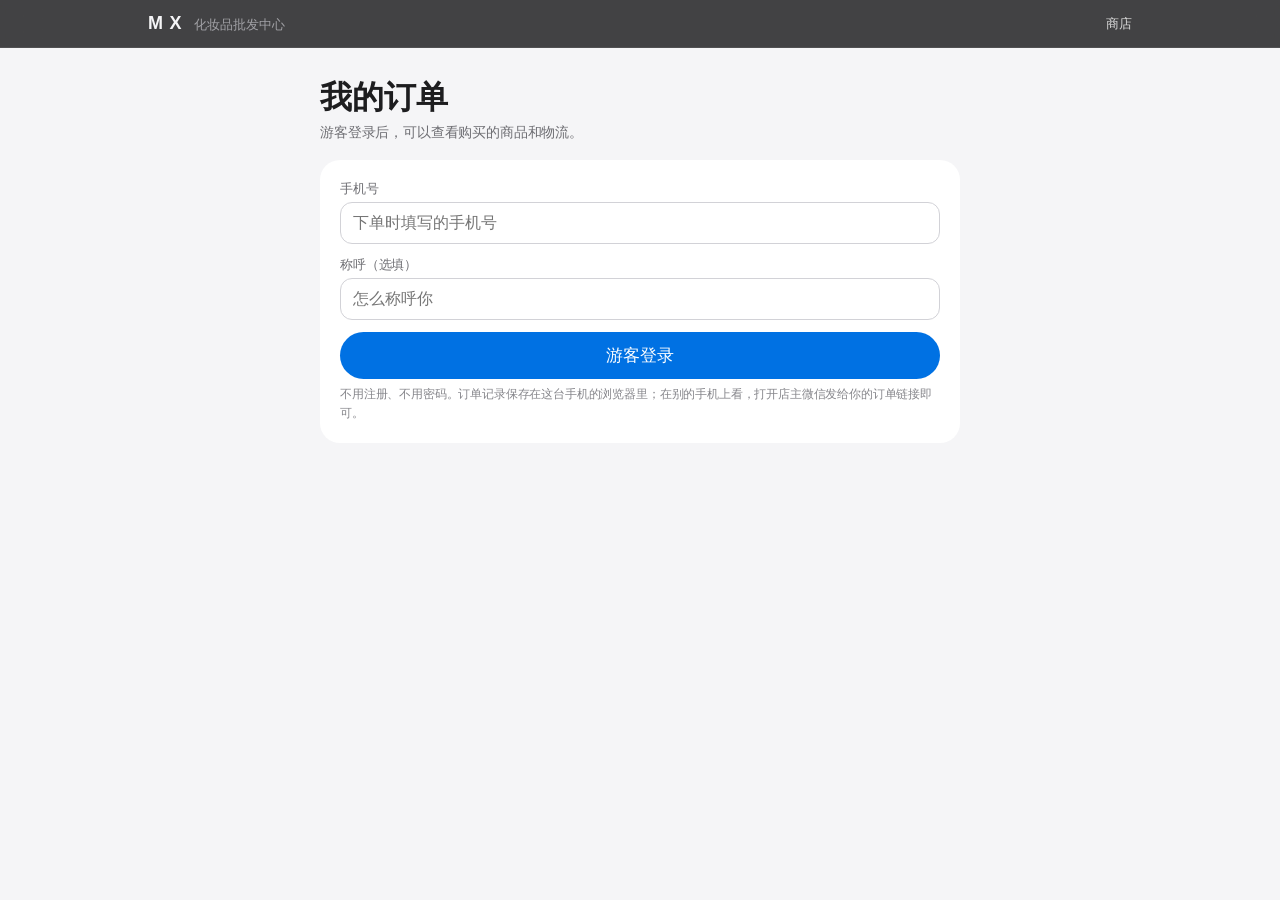
<file: orders.html>
<!doctype html>
<html lang="zh-CN">
<head>
<meta charset="utf-8">
<meta name="viewport" content="width=device-width, initial-scale=1">
<title>我的订单 · M X 化妆品批发中心</title>
<link rel="stylesheet" href="style.css">
<link rel="icon" href="data:image/svg+xml,%3Csvg xmlns='http://www.w3.org/2000/svg' viewBox='0 0 64 64'%3E%3Crect width='64' height='64' rx='14' fill='%231d1d1f'/%3E%3Ctext x='32' y='42' font-size='26' font-weight='700' text-anchor='middle' fill='%23fff' font-family='Arial'%3EMX%3C/text%3E%3C/svg%3E">
<style>
.mo{background:#f5f5f7;color:#1d1d1f;min-height:calc(100vh - 48px);padding:28px 16px 60px}
.mo-in{max-width:640px;margin:0 auto}
.mo h1{font-size:32px;font-weight:700;margin-bottom:4px}
.mo .lead{color:#6e6e73;font-size:14px;margin-bottom:18px}
.panel{background:#fff;border-radius:20px;padding:20px;margin-bottom:14px}
.panel label{display:block;font-size:13px;color:#6e6e73;margin-bottom:12px}
.panel input{display:block;width:100%;margin-top:4px;padding:11px 12px;border:1px solid #d2d2d7;border-radius:12px;font:inherit;font-size:16px;color:#1d1d1f}
.panel input:focus{outline:none;border-color:#0071e3;box-shadow:0 0 0 3px rgba(0,113,227,.18)}
.mo .btn{width:100%}
.who{display:flex;align-items:center;gap:12px}
.who .av{width:44px;height:44px;border-radius:50%;background:#1d1d1f;color:#fff;display:grid;place-items:center;font-weight:700}
.who b{display:block}.who small{color:#6e6e73}
.who button{margin-left:auto;color:#0066cc;font-size:14px}
.od{background:#fff;border-radius:20px;padding:18px 18px 14px;margin-bottom:14px}
.od-h{display:flex;justify-content:space-between;align-items:baseline;gap:8px;font-size:13px;color:#6e6e73}
.od-h b{color:#1d1d1f;font-variant-numeric:tabular-nums}
.tag{font-size:12px;border-radius:6px;padding:2px 8px;color:#fff;white-space:nowrap}
.t0{background:#d97a00}.t1{background:#0071e3}.t2{background:#1a9a52}.t3{background:#8e8e93}
.it{display:flex;gap:12px;align-items:center;padding:12px 0;border-bottom:1px solid #f0f0f2}
.it .th{width:56px;height:56px;border-radius:12px;background:#f5f5f7;flex:none;display:grid;place-items:center;overflow:hidden}
.it img{width:100%;height:100%;object-fit:contain}
.it span{flex:1;font-size:14px;min-width:0}.it small{display:block;color:#6e6e73;font-size:12px}
.it b{font-size:14px}
.od-sum{text-align:right;font-size:14px;padding:10px 0 4px}.od-sum b{font-size:18px}
.tl{list-style:none;margin:10px 0 4px;padding:0 0 0 18px;border-left:2px solid #e8e8ed}
.tl li{position:relative;font-size:13px;color:#6e6e73;padding:0 0 12px 4px}
.tl li::before{content:"";position:absolute;left:-25px;top:4px;width:10px;height:10px;border-radius:50%;background:#d2d2d7;border:2px solid #fff}
.tl li.on{color:#1d1d1f}.tl li.on::before{background:#1a9a52}
.tl li b{display:block;font-weight:600}
.tn{display:flex;align-items:center;gap:8px;flex-wrap:wrap;background:#f5f5f7;border-radius:12px;padding:10px 12px;font-size:14px;margin-top:6px}
.tn b{font-variant-numeric:tabular-nums}
.tn a,.tn button{font-size:13px;color:#0066cc}
.tn a{margin-left:auto;background:#0071e3;color:#fff;border-radius:980px;padding:5px 12px}
.addr{font-size:12px;color:#6e6e73;margin-top:8px}
.none{text-align:center;color:#6e6e73;padding:30px 0}
.none a{color:#0066cc}
.hint{font-size:12px;color:#86868b;line-height:1.6;margin-top:6px}
</style>
</head>
<body class="store">
<header class="gnav">
  <nav class="gnav-in">
    <a class="logo" href="index.html">M X <span>化妆品批发中心</span></a>
    <ul class="links"><li><a href="shop.html">商店</a></li></ul>
  </nav>
</header>

<main class="mo"><div class="mo-in">
  <h1>我的订单</h1>
  <p class="lead" id="lead">游客登录后，可以查看购买的商品和物流。</p>
  <div id="app"></div>
</div></main>
<div class="toast" id="toast"></div>

<script src="products.js"></script>
<script src="ship.js"></script>
<script>
const $ = s => document.querySelector(s);
const esc = s => String(s == null ? '' : s).replace(/[&<>"]/g, c => ({ '&': '&amp;', '<': '&lt;', '>': '&gt;', '"': '&quot;' }[c]));
const GK = 'mx_guest_v1', OK = 'mx_orders_v1';
const get = k => { try { return JSON.parse(localStorage.getItem(k)); } catch (e) { return null; } };
const put = (k, v) => { try { localStorage.setItem(k, JSON.stringify(v)); } catch (e) {} };
let tt; const say = m => { const t = $('#toast'); t.textContent = m; t.classList.add('show'); clearTimeout(tt); tt = setTimeout(() => t.classList.remove('show'), 2200); };
const P = window.PRODUCTS || [];

/* 商家发来的订单链接：#o=…，打开就存进本机的「我的订单」（同一订单号则更新物流） */
let opened = null;
(function importLink() {
  const m = location.hash.match(/#o=([\w-]+)/); if (!m) return;
  const d = SHIP.dec(m[1]); if (!d || !d.no) return;
  const all = get(OK) || [];
  const i = all.findIndex(o => o.no === d.no);
  if (i >= 0) Object.assign(all[i], { st: d.st, carrier: d.carrier, tn: d.tn, paidAt: d.paidAt, shippedAt: d.shippedAt });
  else all.unshift({ no: d.no, amount: d.amount, lines: d.items, name: d.name, phone: d.phone, addr: d.addr, time: new Date(d.added).toLocaleString('zh-CN'),
    added: d.added, st: d.st, carrier: d.carrier, tn: d.tn, paidAt: d.paidAt, shippedAt: d.shippedAt });
  put(OK, all); opened = d;
  if (!get(GK) && d.phone) put(GK, { phone: d.phone, name: d.name || '' });
  history.replaceState(null, '', location.pathname);
})();

function login() {
  $('#lead').textContent = '游客登录后，可以查看购买的商品和物流。';
  $('#app').innerHTML = `<div class="panel">
    <label>手机号<input id="gPhone" type="tel" inputmode="numeric" maxlength="11" placeholder="下单时填写的手机号"></label>
    <label>称呼（选填）<input id="gName" placeholder="怎么称呼你"></label>
    <button class="btn" id="gGo">游客登录</button>
    <p class="hint">不用注册、不用密码。订单记录保存在这台手机的浏览器里；在别的手机上看，打开店主微信发给你的订单链接即可。</p></div>`;
  $('#gGo').onclick = () => {
    const phone = $('#gPhone').value.trim();
    if (!/^1\d{10}$/.test(phone)) return say('请输入 11 位手机号');
    put(GK, { phone, name: $('#gName').value.trim() }); render();
  };
}

/* 把两种来源的订单统一成：商品行（带图）+ 状态 */
const findProd = line => P.find(p => line.startsWith(`${p.brand} ${p.name}`));
function itemsOf(o) {
  if (o.items && o.items.length && typeof o.items[0] === 'object') return o.items.map(it => {
    const p = P.find(x => x.id === it.id) || {};
    return { photo: p.photo, title: `${p.brand || ''} ${p.name || it.id}`, spec: it.spec, qty: it.qty, price: it.price };
  });
  return (o.lines || []).map(l => {
    const p = findProd(l), q = (l.match(/×\s*(\d+)\s*$/) || [])[1];
    const spec = p ? l.slice(`${p.brand} ${p.name}`.length).replace(/×\s*\d+\s*$/, '').trim() : '';
    return { photo: p && p.photo, title: p ? `${p.brand} ${p.name}` : l.replace(/×\s*\d+\s*$/, ''), spec, qty: +q || 1 };
  });
}
const stOf = o => o.st != null ? o.st : 0;
const ST = ['待确认收款', '待发货', '已发货', '已关闭'];
const fmt = t => t ? new Date(t).toLocaleString('zh-CN', { month: 'numeric', day: 'numeric', hour: '2-digit', minute: '2-digit' }) : '';

function card(o) {
  const st = stOf(o), its = itemsOf(o);
  const steps = [
    ['已下单', o.time || fmt(o.added), true],
    ['商家确认收款', fmt(o.paidAt), st >= 1 && st !== 3],
    ['已发货', o.shippedAt ? `${fmt(o.shippedAt)} · ${SHIP.carrierName(o.carrier)}` : '', st === 2],
    ['运输中 · 派送 · 签收', st === 2 ? '点「查看物流」看实时轨迹' : '', false]
  ];
  return `<div class="od${opened && opened.no === o.no ? ' hl' : ''}">
    <div class="od-h"><span>订单号 <b>${esc(o.no)}</b></span><span class="tag t${st}">${ST[st]}</span></div>
    ${its.map(i => `<div class="it"><div class="th">${i.photo ? `<img src="${i.photo}" alt="">` : ''}</div>
      <span>${esc(i.title)}<small>${esc(i.spec)} × ${i.qty}</small></span>${i.price ? `<b>¥${i.price * i.qty}</b>` : ''}</div>`).join('')}
    <div class="od-sum">实付 <b>¥${o.amount}</b></div>
    ${st === 2 && o.tn ? `<div class="tn">${esc(SHIP.carrierName(o.carrier))} <b>${esc(o.tn)}</b>
      <button data-cp="${esc(o.tn)}">复制</button><a target="_blank" rel="noopener" href="${SHIP.trackURL(o.carrier, o.tn)}">查看物流</a></div>
      ${o.carrier === 'shunfeng' ? '<p class="hint">顺丰查询需要输入收件人手机号后四位。</p>' : ''}` : ''}
    <ul class="tl">${steps.map(([a, b, on]) => `<li class="${on ? 'on' : ''}"><b>${a}</b>${esc(b)}</li>`).join('')}</ul>
    <p class="addr">${esc(o.name)} ${esc(o.phone)} · ${esc(o.addr)}</p></div>`;
}

function render() {
  const g = get(GK);
  if (!g) return login();
  const mine = (get(OK) || []).filter(o => !o.phone || o.phone === g.phone);
  $('#lead').textContent = '订单状态由店主确认收款、填写快递单号后更新。';
  $('#app').innerHTML = `<div class="panel who"><div class="av">${esc((g.name || '游')[0])}</div>
      <div><b>${esc(g.name || '游客')}</b><small>${g.phone.slice(0, 3)}****${g.phone.slice(7)}</small></div>
      <button id="out">退出</button></div>
    ${mine.length ? mine.map(card).join('') : '<p class="none">还没有订单。<a href="shop.html">去逛逛 →</a></p>'}
    <p class="hint">店主发货后会在微信发给你一条订单链接，打开它，这里的物流信息就会更新。</p>`;
  $('#out').onclick = () => { localStorage.removeItem(GK); render(); };
  document.querySelectorAll('[data-cp]').forEach(b => b.onclick = () => {
    const t = b.dataset.cp, ok = () => say('单号已复制');
    if (navigator.clipboard && window.isSecureContext) navigator.clipboard.writeText(t).then(ok); else { const a = document.createElement('textarea'); a.value = t; document.body.appendChild(a); a.select(); document.execCommand('copy'); a.remove(); ok(); }
  });
}
render();
</script>
</body>
</html>
</file>
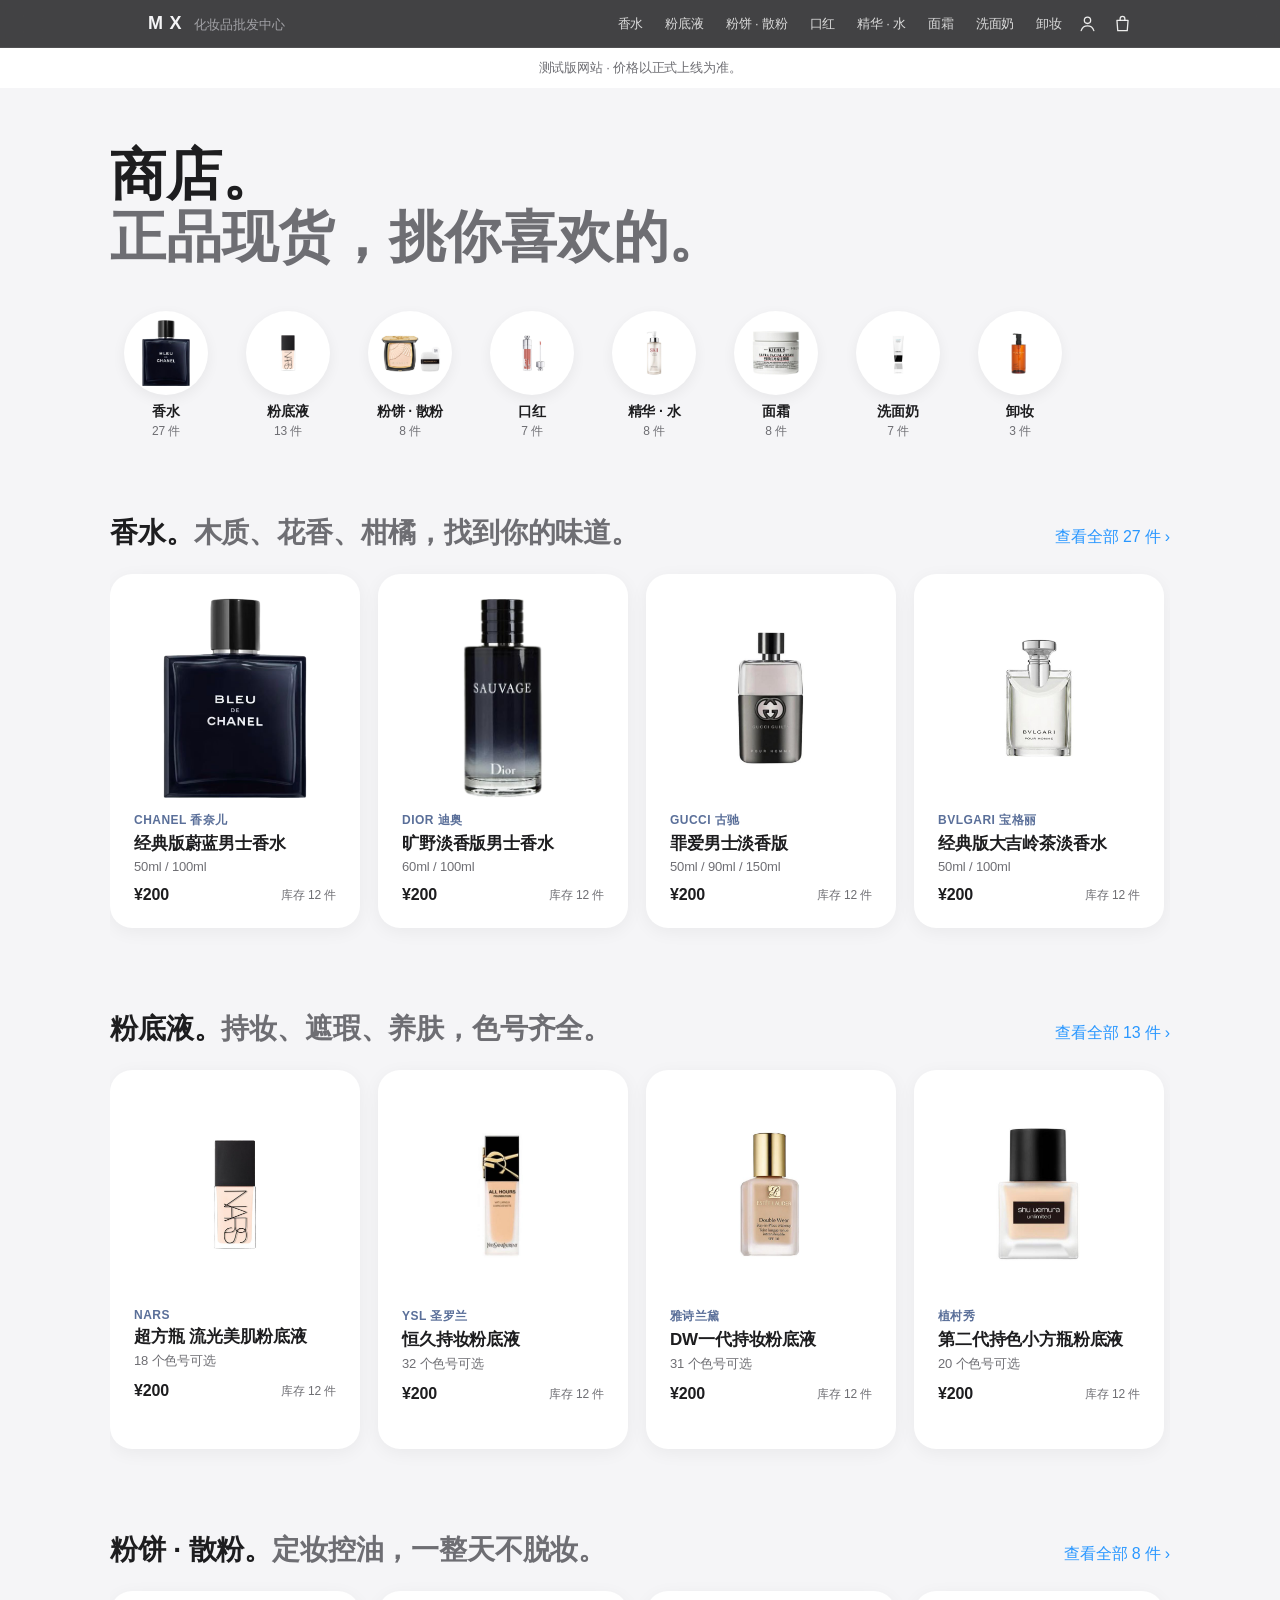
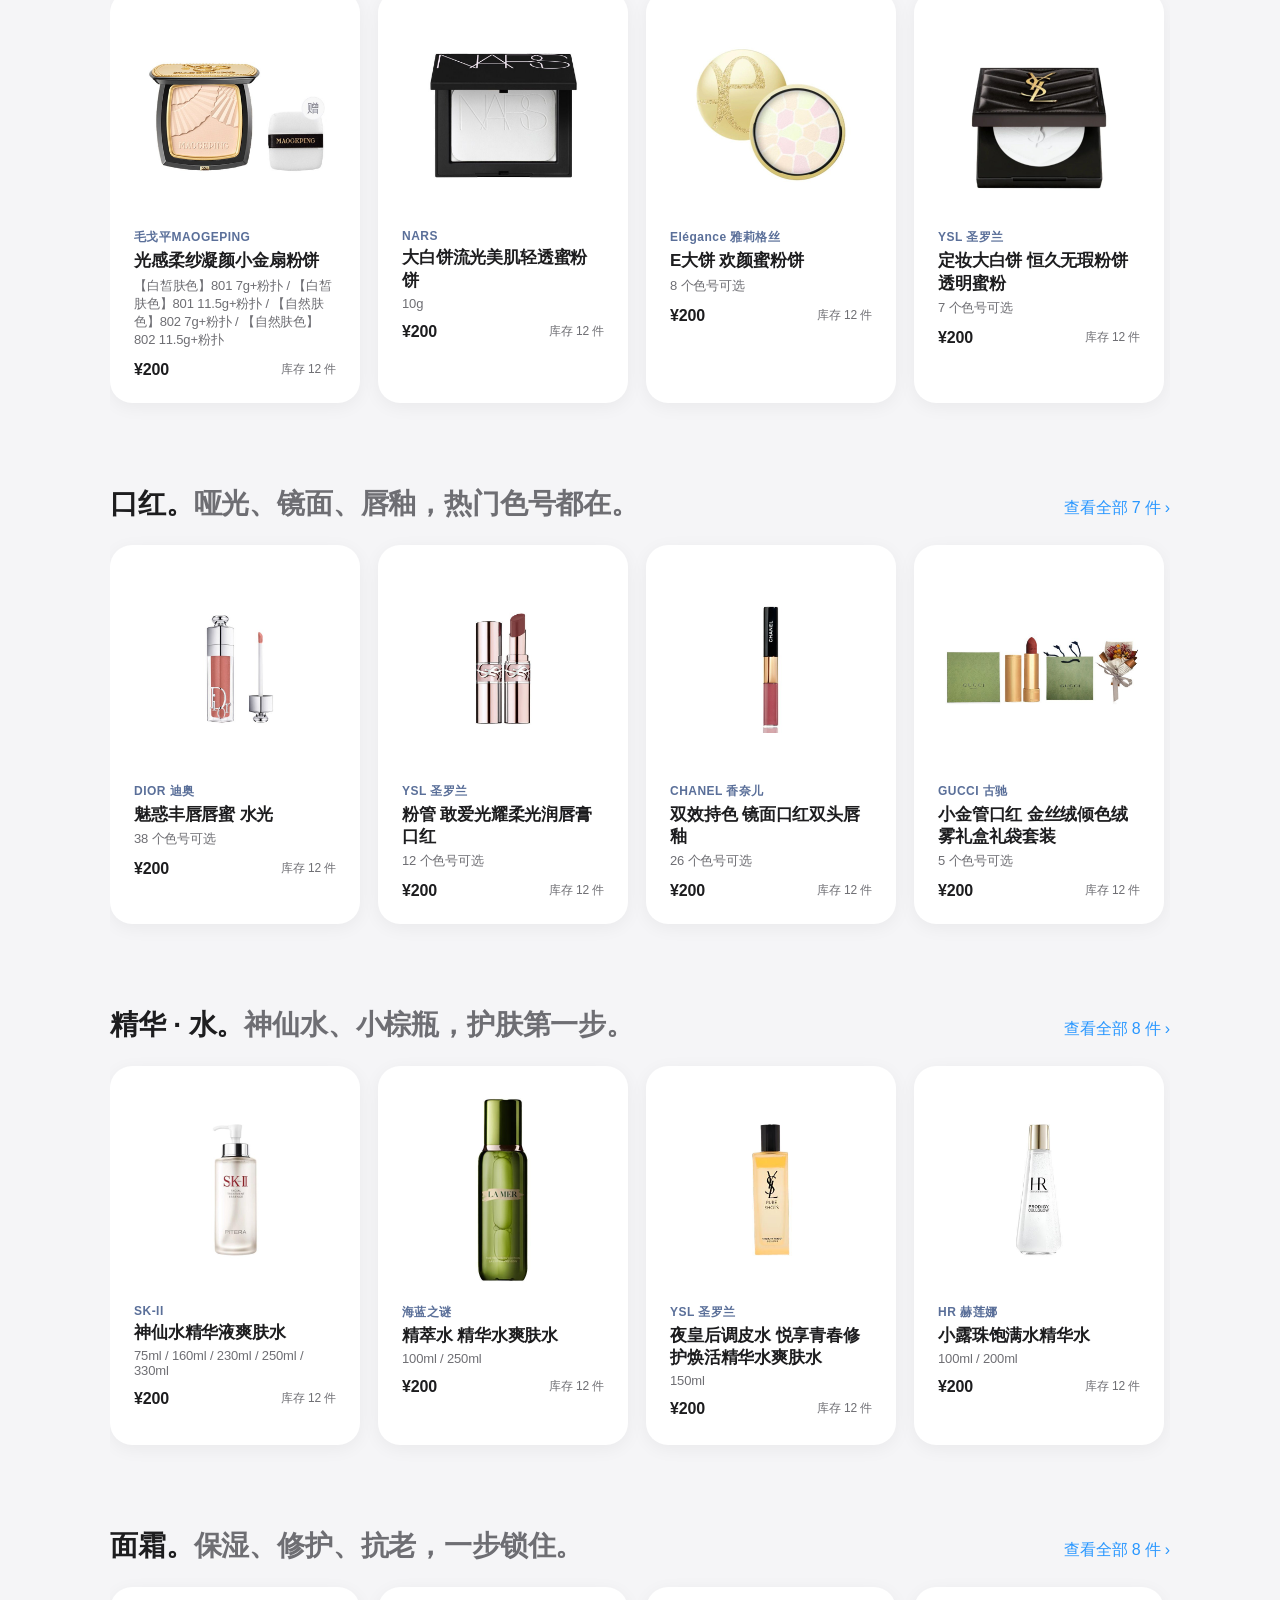
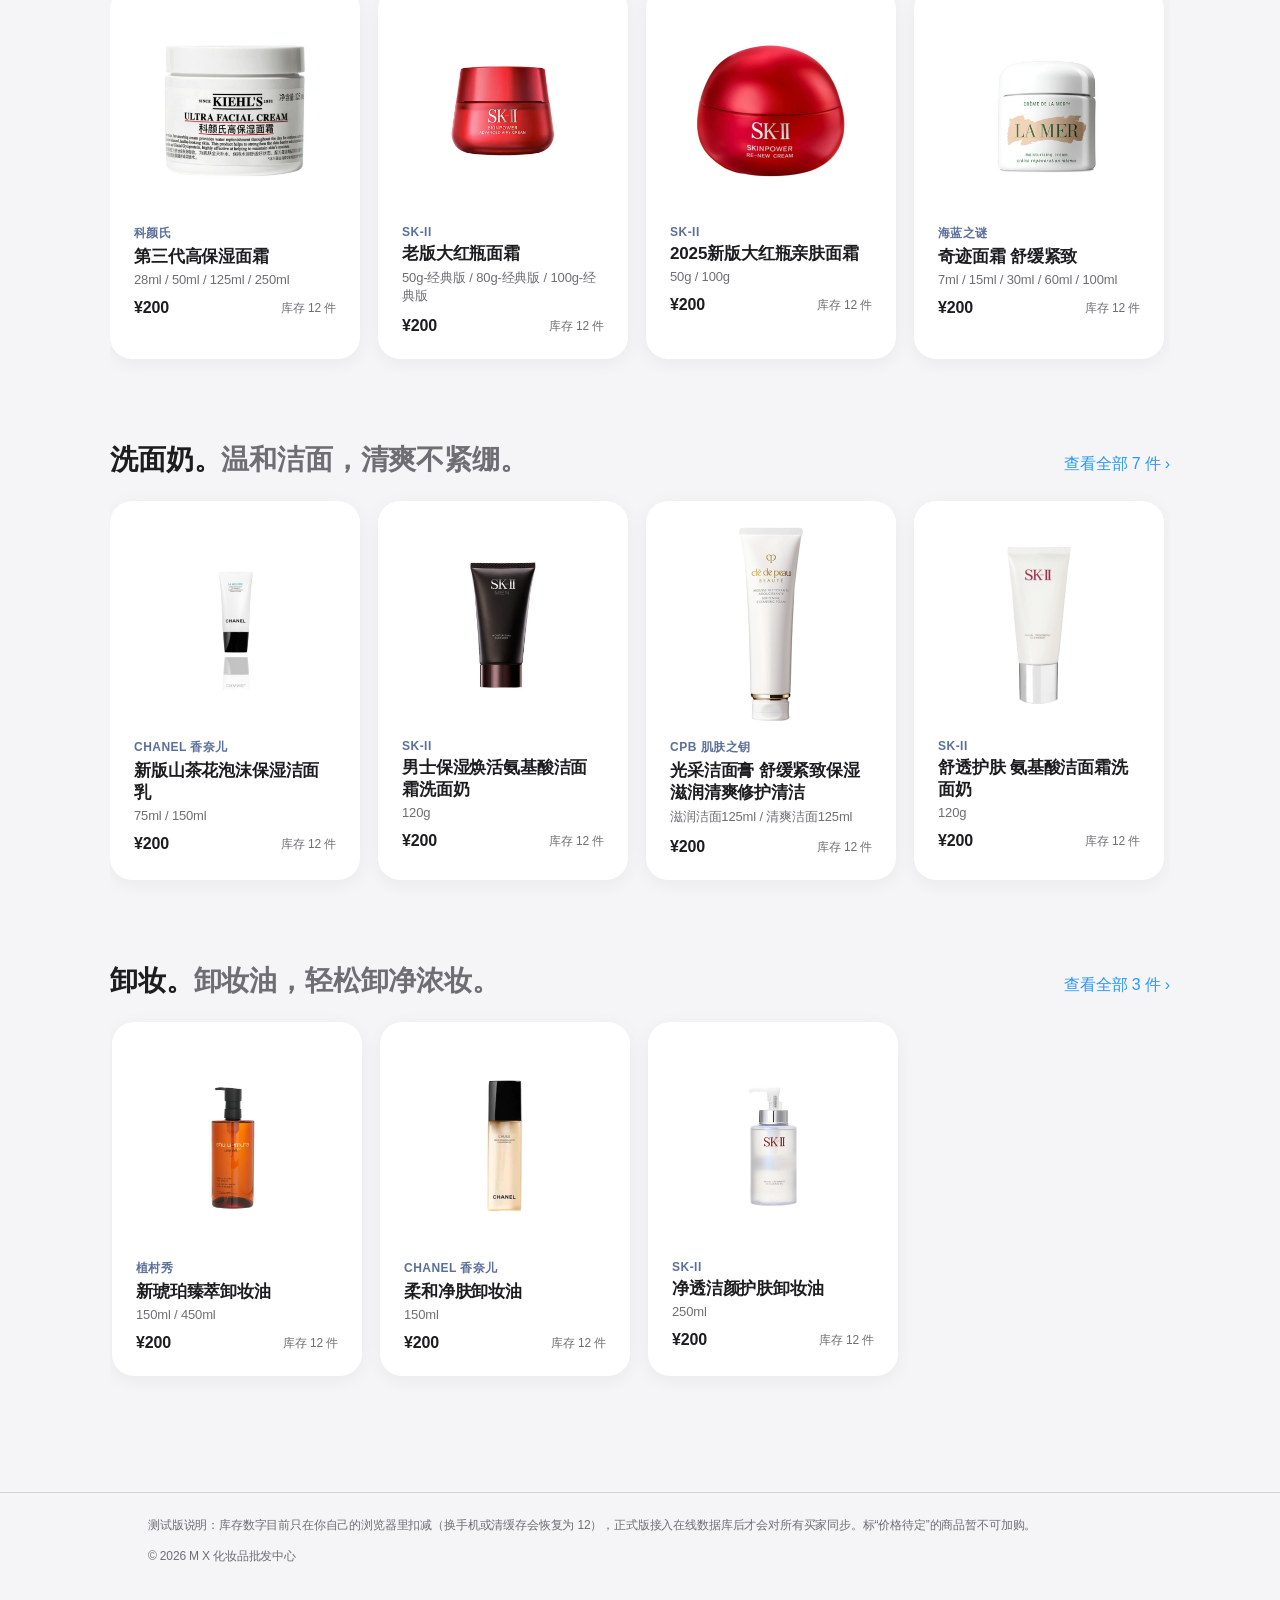
<file: shop.html>
<!doctype html>
<html lang="zh-CN">
<head>
<meta charset="utf-8">
<meta name="viewport" content="width=device-width, initial-scale=1">
<title>商店 · M X 化妆品批发中心</title>
<meta name="description" content="M X 化妆品批发中心 · 按分类选购香水、粉底液、粉饼散粉、口红、精华、面霜、卸妆、洗面奶">
<link rel="stylesheet" href="style.css">
<link rel="icon" href="data:image/svg+xml,%3Csvg xmlns='http://www.w3.org/2000/svg' viewBox='0 0 64 64'%3E%3Crect width='64' height='64' rx='14' fill='%231d1d1f'/%3E%3Ctext x='32' y='42' font-size='26' font-weight='700' text-anchor='middle' fill='%23fff' font-family='Arial'%3EMX%3C/text%3E%3C/svg%3E">
</head>
<body class="store">

<header class="gnav">
  <nav class="gnav-in">
    <button class="ico menu" id="menuBtn" aria-label="分类菜单"><svg viewBox="0 0 24 24"><path d="M4 8h16M4 16h16"/></svg></button>
    <a class="logo" href="index.html">M X <span>化妆品批发中心</span></a>
    <ul class="links" id="catLinks"></ul>
    <a class="ico me" href="orders.html" aria-label="我的订单" title="我的订单"><svg viewBox="0 0 24 24"><circle cx="12" cy="8" r="4"/><path d="M4 21c1.2-4 4.4-6 8-6s6.8 2 8 6"/></svg></a>
    <button class="ico bag" id="bagBtn" aria-label="购物车"><svg viewBox="0 0 24 24"><path d="M5 8h14l-1 13H6z"/><path d="M9 8V6a3 3 0 0 1 6 0v2"/></svg><b id="bagN">0</b></button>
  </nav>
</header>
<div class="ribbon light">测试版网站 · 价格以正式上线为准。</div>

<main class="st">
  <div class="st-head">
    <h1>商店。<span>正品现货，挑你喜欢的。</span></h1>
  </div>
  <div class="cats rail-x" id="cats"></div>

  <!-- 分类页：标题 + 品牌筛选 + 商品格子 -->
  <section class="cat-page" id="catPage" hidden>
    <div class="cp-head">
      <h2 id="cpTitle"></h2>
      <p id="cpLead"></p>
    </div>
    <div class="chips" id="chips"></div>
    <div class="grid" id="grid"></div>
  </section>

  <!-- 全部：每个分类一条横向货架 -->
  <section id="allPage"></section>
</main>

<footer class="foot">
  <div class="foot-in">
    <p>测试版说明：库存数字目前只在你自己的浏览器里扣减（换手机或清缓存会恢复为 12），正式版接入在线数据库后才会对所有买家同步。标“价格待定”的商品暂不可加购。</p>
    <p class="copy">© 2026 M X 化妆品批发中心</p>
  </div>
</footer>

<!-- 商品详情弹窗 -->
<div class="sheet-bg" id="sheetBg"></div>
<div class="sheet" id="sheet" role="dialog" aria-modal="true" aria-label="商品详情">
  <button class="sheet-x" id="sheetX" aria-label="关闭">✕</button>
  <div class="buy in-sheet" id="sheetBuy"></div>
</div>

<div class="scrim" id="scrim"></div>
<aside class="drawer" id="drawer" aria-label="购物车">
  <div class="dh"><h3>购物车</h3><button id="closeCart" aria-label="关闭">✕</button></div>
  <div id="cartList"></div>
  <div class="df"><div class="sum"><span>合计</span><b id="sum">¥0</b></div><button class="btn wide" id="checkout">去结算</button></div>
</aside>
<div class="toast" id="toast"></div>

<script src="products.js"></script>
<script src="common.js"></script>
<script src="pay.js"></script>
<script src="shop.js"></script>
</body>
</html>
</file>
<file: style.css>
:root{--ink:#1d1d1f;--mute:#6e6e73;--soft:#f5f5f7;--blue:#0071e3;--link:#2997ff;--navy:#1b2a4a;--ice:#a9c1e8;
  --font:-apple-system,BlinkMacSystemFont,"SF Pro Display","PingFang SC","Hiragino Sans GB","Microsoft YaHei","Helvetica Neue",Arial,sans-serif}
*{box-sizing:border-box;margin:0;padding:0}
html{-webkit-text-size-adjust:100%;scroll-behavior:smooth}
body{font-family:var(--font);color:#f5f5f7;background:#000;-webkit-font-smoothing:antialiased;overflow-x:hidden;letter-spacing:-.01em}
a{color:inherit;text-decoration:none}
button{font:inherit;border:0;background:none;cursor:pointer;color:inherit}

/* 导航 */
.gnav{position:sticky;top:0;z-index:50;height:48px;background:rgba(22,22,23,.8);backdrop-filter:saturate(180%) blur(20px);-webkit-backdrop-filter:saturate(180%) blur(20px);border-bottom:1px solid rgba(255,255,255,.08)}
.gnav-in{max-width:1024px;height:100%;margin:0 auto;padding:0 20px;display:flex;align-items:center;gap:16px}
.logo{font-weight:700;font-size:18px;letter-spacing:.04em;white-space:nowrap}
.logo span{font-weight:500;font-size:13px;letter-spacing:0;color:#a1a1a6;margin-left:6px}
.links{flex:1;display:flex;justify-content:flex-end;gap:28px;list-style:none}
.links a{font-size:13px;color:rgba(255,255,255,.8)}
.links a:hover{color:#fff}
.ico svg{width:19px;height:19px;fill:none;stroke:rgba(255,255,255,.9);stroke-width:1.6;stroke-linejoin:round;stroke-linecap:round;display:block}
.bag{position:relative}
.bag b{position:absolute;right:-9px;top:-7px;min-width:16px;height:16px;border-radius:8px;background:#fff;color:#000;font-size:10px;line-height:16px;text-align:center;padding:0 4px;transform:scale(0);transition:transform .3s}
.bag b.show{transform:scale(1)}
.ribbon{background:#1d1d1f;text-align:center;font-size:13px;padding:11px 16px;color:#a1a1a6}

/* 1. 主视觉 */
.hero{text-align:center;padding:72px 20px 90px;background:radial-gradient(ellipse at 50% 80%,#0f1a33 0%,#000 60%)}
.eyebrow{font-size:17px;font-weight:600;color:var(--ice);letter-spacing:.12em}
.hero h1{font-size:96px;line-height:1;font-weight:700;margin-top:8px;background:linear-gradient(180deg,#fff 30%,#8fa8d6);-webkit-background-clip:text;background-clip:text;color:transparent}
.hero h2{font-size:28px;font-weight:400;color:#d2d2d7;margin-top:12px}
.cta{display:flex;gap:28px;justify-content:center;align-items:center;margin-top:26px;font-size:17px}
.btn{background:var(--blue);color:#fff;border-radius:980px;padding:12px 26px;font-size:17px;transition:background .2s;display:inline-block}
.btn:hover{background:#0077ed}
.btn:disabled{background:#d2d2d7;color:#fff;cursor:not-allowed}
.btn.wide{width:100%}
.lnk{color:var(--link)}
.lnk:hover{text-decoration:underline}
.hero-video{max-width:720px;margin:56px auto 0;border-radius:32px;overflow:hidden;box-shadow:0 40px 120px rgba(40,80,160,.35)}
.hero-video video{width:100%;display:block;aspect-ratio:1/1;object-fit:cover;background:#000}

/* 2. 滚动逐帧 */
.film{height:500vh;position:relative;background:#000}
.sticky{position:sticky;top:48px;height:calc(100vh - 48px);overflow:hidden}
.seq{position:absolute;inset:0;width:100%;height:100%;display:block}
.film .shade{position:absolute;inset:0;background:linear-gradient(90deg,rgba(0,0,0,.85) 0%,rgba(0,0,0,.35) 40%,transparent 60%),linear-gradient(0deg,rgba(0,0,0,.7),transparent 35%)}
.chap{position:absolute;left:7%;bottom:16%;max-width:520px;opacity:0;will-change:opacity,transform;pointer-events:none}
.chap .k{font-size:17px;font-weight:600;color:var(--ice);letter-spacing:.08em;margin-bottom:10px}
.chap h3{font-size:56px;line-height:1.08;font-weight:700}
.chap.end{left:0;right:0;max-width:none;text-align:center;bottom:9%}
.progress{position:absolute;left:50%;bottom:22px;width:120px;height:3px;border-radius:2px;background:rgba(255,255,255,.15);transform:translateX(-50%);overflow:hidden}
.progress i{display:block;height:100%;width:0;background:#fff}

/* 3. 香调 */
.notes{padding:130px 20px;text-align:center;background:#000}
.big{font-size:64px;line-height:1.08;font-weight:700}
.tiers{max-width:1000px;margin:72px auto 0;display:grid;grid-template-columns:repeat(3,1fr);gap:20px}
.tier{background:linear-gradient(160deg,#141c2e,#0a0d14);border:1px solid rgba(255,255,255,.07);border-radius:28px;padding:40px 28px;text-align:left}
.tier .lv{font-size:14px;color:var(--ice);letter-spacing:.1em}
.tier b{display:block;font-size:30px;margin:12px 0 10px;line-height:1.2}
.tier p{color:#a1a1a6;font-size:17px}

/* 4. 瓶身放大 */
.bottle{height:260vh;position:relative;background:radial-gradient(ellipse at 50% 55%,#13213f 0%,#000 55%)}
.b-sticky{display:flex;align-items:center;justify-content:center}
#bigBottle{height:70%;width:auto;will-change:transform,filter;filter:drop-shadow(0 40px 60px rgba(0,0,0,.6))}
.b-copy{position:absolute;left:0;right:0;bottom:8%;text-align:center;opacity:0}
.b-copy h2{font-size:56px;font-weight:700}
.b-copy p{font-size:21px;color:#a1a1a6;margin-top:8px}

/* 迪奥 旷野：银灰 + 冷蓝 */
.sv-hero{background:radial-gradient(ellipse at 50% 80%,#1c2430 0%,#000 60%)}
.sv-hero .eyebrow{color:#c9d3df}
.sv-title{background:linear-gradient(180deg,#fff 25%,#7d8ea6) !important;-webkit-background-clip:text !important;background-clip:text !important}
.sv-hero .hero-video{box-shadow:0 40px 120px rgba(150,170,200,.25)}
.film.sv .chap .k{color:#c9d3df}
.sv-notes .tier{background:linear-gradient(160deg,#1b2026,#0b0d10)}
.sv-notes .tier .lv{color:#c9d3df}
.sv-bottle{margin:80px auto 0;text-align:center}
.sv-bottle img{height:420px;width:auto;filter:drop-shadow(0 30px 50px rgba(120,150,200,.25))}
.sv-bottle p{margin-top:18px;font-size:28px;font-weight:700}

/* 5. 购买（浅色） */
.buy-wrap{background:#fff;color:var(--ink);padding-top:90px;text-align:center}
.pick-title{font-size:48px;font-weight:700}
.pick{display:flex;justify-content:center;gap:16px;margin-top:32px;flex-wrap:wrap;padding:0 16px}
.pick button{border:1.5px solid #d2d2d7;border-radius:18px;padding:14px 22px 14px 14px;display:flex;align-items:center;gap:12px;font-size:16px;color:var(--ink);text-align:left;transition:border-color .2s}
.pick button img{height:56px;width:auto}
.pick button small{display:block;color:var(--mute);font-size:12px;margin-top:2px}
.pick button.on{border-color:var(--blue)}
.buy-wrap .buy{text-align:left;padding-top:56px}
.buy{background:#fff;color:var(--ink);max-width:none;padding:100px max(20px,calc(50% - 512px));display:grid;grid-template-columns:1.1fr 1fr;gap:56px;align-items:center}
.pimg{background:var(--soft);border-radius:28px;aspect-ratio:1/1.05;display:flex;align-items:center;justify-content:center;overflow:hidden}
.pimg img{height:78%;width:auto;filter:drop-shadow(0 24px 30px rgba(0,0,0,.18))}
.pinfo .brand{color:#5a6f99;font-weight:600;font-size:15px;letter-spacing:.06em}
.pinfo h2{font-size:38px;line-height:1.12;font-weight:700;margin:6px 0 8px}
.pinfo .sub{color:var(--mute);font-size:15px;line-height:1.6}
.pinfo .price{font-size:30px;font-weight:600;margin-top:18px}
.row{margin-top:26px}
.row h4{font-size:15px;font-weight:600;margin-bottom:10px}
.opts{display:flex;gap:10px;flex-wrap:wrap}
.opt{border:1.5px solid #d2d2d7;border-radius:14px;padding:14px 22px;font-size:16px;color:var(--ink);transition:border-color .2s;text-align:left}
.opt small{display:block;color:var(--mute);font-size:12px;margin-top:2px}
.opt.on{border-color:var(--blue)}
.stock{display:flex;align-items:center;gap:10px;font-size:15px}
.stock b{font-size:22px;display:inline-block}
.stock .meter{flex:1;max-width:200px;height:6px;border-radius:3px;background:#e8e8ed;overflow:hidden}
.stock .meter i{display:block;height:100%;background:#34c759;transition:width .4s}
.stock.low .meter i{background:#ff9f0a}
.stock.out .meter i{background:#ff3b30}
.bump{animation:bump .45s}
@keyframes bump{40%{transform:scale(1.4);color:#ff3b30}}
.buy .btn{margin-top:30px;width:100%;max-width:360px;padding:15px}
.full{color:var(--mute);font-size:12px;line-height:1.6;margin-top:18px}

/* 6. 商品格子 */
.shop{background:var(--soft);color:var(--ink);padding:90px 20px;text-align:center}
.shop .big{font-size:48px}
.grid{max-width:1024px;margin:48px auto 0;display:grid;grid-template-columns:repeat(auto-fill,minmax(240px,1fr));gap:20px}
.card{background:#fff;border-radius:22px;padding:24px;text-align:left;transition:transform .3s,box-shadow .3s;cursor:pointer}
.card:hover{transform:translateY(-4px);box-shadow:0 18px 40px rgba(0,0,0,.08)}
.card .thumb{height:200px;display:flex;justify-content:center;align-items:center}
.card .thumb img{max-height:100%;max-width:100%}
.card h5{font-size:17px;margin-top:14px}
.card .m{font-size:13px;color:var(--mute);margin-top:4px}
.card .p{display:flex;justify-content:space-between;align-items:center;margin-top:12px;font-weight:600}
.card .p span{font-size:12px;font-weight:400;color:var(--mute)}
.more{color:var(--mute);margin-top:30px;font-size:14px}
.foot{background:var(--soft);color:var(--mute);border-top:1px solid #d2d2d7;font-size:12px}
.foot-in{max-width:1024px;margin:0 auto;padding:22px 20px 34px;line-height:1.7}
.copy{margin-top:10px}

/* 购物车 */
.scrim{position:fixed;inset:0;background:rgba(0,0,0,.4);opacity:0;pointer-events:none;transition:.3s;z-index:70}
.drawer{position:fixed;top:0;right:0;bottom:0;width:min(400px,100%);background:#fff;color:var(--ink);z-index:80;transform:translateX(100%);transition:transform .4s cubic-bezier(.2,.8,.2,1);display:flex;flex-direction:column}
.cart-open .scrim{opacity:1;pointer-events:auto}
.cart-open .drawer{transform:none}
.dh{display:flex;justify-content:space-between;align-items:center;padding:20px 22px;border-bottom:1px solid #e8e8ed}
.dh h3{font-size:22px}
.dh button{font-size:18px;color:var(--mute)}
#cartList{flex:1;overflow:auto;padding:8px 22px}
.ci{display:flex;gap:14px;padding:16px 0;border-bottom:1px solid #f0f0f2;align-items:center}
.ci .th{width:64px;height:64px;background:var(--soft);border-radius:12px;display:flex;justify-content:center;align-items:center;flex:none}
.ci .th img{height:80%}
.ci .nm{flex:1;font-size:14px;line-height:1.4}
.ci .nm small{color:var(--mute);display:block}
.qty{display:flex;align-items:center;gap:8px;font-size:14px}
.qty button{width:26px;height:26px;border-radius:50%;background:var(--soft);font-size:15px;line-height:26px}
.qty button:disabled{opacity:.35;cursor:not-allowed}
.empty{color:var(--mute);text-align:center;padding:60px 0;font-size:15px}
.df{padding:18px 22px 26px;border-top:1px solid #e8e8ed}
.sum{display:flex;justify-content:space-between;font-size:17px;margin-bottom:14px}
.toast{position:fixed;left:50%;bottom:28px;transform:translate(-50%,40px);opacity:0;background:rgba(29,29,31,.94);color:#fff;padding:12px 20px;border-radius:14px;font-size:14px;transition:.35s;z-index:90;pointer-events:none;max-width:calc(100% - 32px);text-align:center;border:1px solid rgba(255,255,255,.1)}
.toast.show{opacity:1;transform:translate(-50%,0)}

/* 出场 */
.reveal{opacity:0;transform:translateY(40px);transition:opacity 1s cubic-bezier(.2,.7,.2,1),transform 1s cubic-bezier(.2,.7,.2,1)}
.reveal.in{opacity:1;transform:none}

/* 导航分类 */
.links a.on{color:#fff}
.menu{display:none}
.gnav-in .links{gap:22px}
.shop .lead{color:var(--mute);font-size:19px;margin-top:10px}

/* 分类图标条（苹果商店式） */
.cats{max-width:1024px;margin:44px auto 0;display:flex;justify-content:center;gap:10px;flex-wrap:wrap}
.cs{width:112px;display:flex;flex-direction:column;align-items:center;gap:8px;padding:10px 4px 12px;border-radius:18px;color:var(--ink);transition:background .2s}
.cs:hover{background:rgba(0,0,0,.04)}
.cs .ci-img{width:84px;height:84px;border-radius:50%;background:#fff;display:flex;align-items:center;justify-content:center;overflow:hidden;box-shadow:0 4px 14px rgba(0,0,0,.06)}
.cs img{width:78%;height:78%;object-fit:contain;mix-blend-mode:multiply}
.cs b{font-size:14px;font-weight:600}
.cs small{font-size:12px;color:var(--mute);margin-top:-6px}
.cs.on .ci-img{box-shadow:0 0 0 2px var(--blue)}
.cs.on b{color:var(--blue)}

/* 商店页（浅色） */
body.store{background:var(--soft);color:var(--ink)}
.ribbon.light{background:#fff;color:var(--mute)}
.st{max-width:1100px;margin:0 auto;padding:56px 20px 90px}
.st-head h1{font-size:56px;font-weight:700;line-height:1.1}
.st-head h1 span{display:block;color:var(--mute);font-weight:600}
.st .cats{justify-content:flex-start;margin:34px 0 0;flex-wrap:nowrap;overflow-x:auto;scrollbar-width:none;padding-bottom:6px}
.st .cats::-webkit-scrollbar{display:none}
.st .cs{flex:none}
.cp-head{margin-top:44px}
.cp-head h2{font-size:44px;font-weight:700}
.cp-head p{color:var(--mute);font-size:19px;margin-top:6px}
.chips{display:flex;gap:8px;flex-wrap:wrap;margin-top:24px}
.chip{border:1px solid #d2d2d7;background:#fff;border-radius:980px;padding:7px 16px;font-size:14px;color:var(--ink)}
.chip.on{background:var(--ink);border-color:var(--ink);color:#fff}
.st .grid{max-width:none;margin-top:26px;grid-template-columns:repeat(auto-fill,minmax(230px,1fr))}
.card .thumb img{mix-blend-mode:multiply;object-fit:contain}
.card .cb{font-size:12px;color:#5a6f99;font-weight:600;letter-spacing:.04em;margin-top:14px}
.card h5{margin-top:4px;line-height:1.3}
.shelf{margin-top:56px}
.sh-head{display:flex;justify-content:space-between;align-items:baseline;gap:16px;flex-wrap:wrap}
.sh-head h2{font-size:28px;font-weight:700}
.sh-head h2 span{color:var(--mute);font-weight:600}
.rail{display:grid;grid-auto-flow:column;grid-auto-columns:250px;gap:18px;overflow-x:auto;padding:22px 2px 26px;scroll-snap-type:x mandatory;scrollbar-width:none}
.rail::-webkit-scrollbar{display:none}
.rail .card{scroll-snap-align:start;box-shadow:0 4px 18px rgba(0,0,0,.05)}

/* 商品详情弹窗 */
.sheet-bg{position:fixed;inset:0;background:rgba(0,0,0,.45);opacity:0;pointer-events:none;transition:.3s;z-index:60}
.sheet{position:fixed;left:50%;top:50%;width:min(980px,calc(100% - 40px));max-height:calc(100% - 60px);overflow:auto;background:#fff;border-radius:28px;z-index:65;transform:translate(-50%,-46%) scale(.97);opacity:0;pointer-events:none;transition:.35s cubic-bezier(.2,.8,.2,1)}
.sheet-open .sheet-bg{opacity:1;pointer-events:auto}
.sheet-open .sheet{opacity:1;pointer-events:auto;transform:translate(-50%,-50%)}
.sheet-x{position:absolute;right:16px;top:14px;width:36px;height:36px;border-radius:50%;background:var(--soft);color:var(--mute);font-size:16px;z-index:2}
.buy.in-sheet{padding:44px;gap:40px;align-items:start}
.in-sheet .pimg{position:sticky;top:0}
.in-sheet .opts{max-height:300px;overflow:auto;padding:2px}
.in-sheet .opt{padding:10px 16px;font-size:14px}
.pimg img{mix-blend-mode:multiply;object-fit:contain;max-width:86%}
.pimg img[src*="media/p/"]{filter:none;height:auto;width:80%;max-height:80%}
.gnav{color:#f5f5f7}

@media (max-width:760px){
  .menu{display:block}
  .links{display:none;position:fixed;top:48px;left:0;right:0;flex-direction:column;gap:0;background:rgba(22,22,23,.97);padding:8px 24px 24px}
  .gnav-in .links{gap:0}
  .menu-open .links{display:flex}
  .links a{display:block;font-size:22px;font-weight:600;padding:12px 0;color:#f5f5f7}
  .logo{flex:1}
  .st{padding:36px 16px 70px}
  .st-head h1{font-size:36px}
  .cp-head h2{font-size:32px}
  .cp-head p{font-size:16px}
  .cs{width:92px}
  .cs .ci-img{width:70px;height:70px}
  .st .grid{grid-template-columns:repeat(2,1fr);gap:12px}
  .st .card{padding:14px;border-radius:18px}
  .st .card .thumb{height:140px}
  .st .card h5{font-size:14px}
  .st .card .p{flex-direction:column;align-items:flex-start;gap:2px}
  .rail{grid-auto-columns:62%}
  .sh-head h2{font-size:22px}
  .sheet{top:auto;bottom:0;left:0;width:100%;max-height:92%;border-radius:24px 24px 0 0;transform:translateY(100%);opacity:1}
  .sheet-open .sheet{transform:none}
  .buy.in-sheet{padding:56px 16px 30px;gap:20px}
  .buy.in-sheet .pimg{aspect-ratio:1.3/1}
  .hero{padding:52px 16px 64px}
  .hero h1{font-size:64px}
  .hero h2{font-size:20px}
  .hero-video{margin-top:40px;border-radius:22px}
  .film .shade{background:linear-gradient(0deg,#000 18%,rgba(0,0,0,.4) 45%,transparent 65%)}
  .chap{left:20px;right:20px;bottom:10%;text-align:center}
  .chap h3{font-size:34px}
  .notes{padding:84px 16px}
  .big{font-size:40px}
  .tiers{grid-template-columns:1fr;margin-top:44px}
  .tier{padding:28px 24px}
  .tier b{font-size:26px}
  #bigBottle{height:auto;width:62%}
  .b-copy h2{font-size:38px}
  .b-copy p{font-size:17px}
  .buy{grid-template-columns:1fr;gap:28px;padding:56px 16px 70px}
  .pinfo h2{font-size:30px}
  .buy .btn{max-width:none}
  .shop .big{font-size:34px}
  .pick-title{font-size:32px}
  .buy-wrap{padding-top:60px}
  .sv-bottle img{height:300px}
  .shop{padding:64px 16px}
}
@media (prefers-reduced-motion:reduce){.reveal{opacity:1;transform:none;transition:none}}

/* ---------- 支付宝结算弹窗（pay.js） ---------- */
.pay-bg{position:fixed;inset:0;background:rgba(0,0,0,.45);opacity:0;pointer-events:none;transition:.3s;z-index:85}
.pay{position:fixed;left:50%;top:50%;width:min(460px,calc(100% - 32px));max-height:calc(100% - 40px);overflow:auto;background:#fff;color:var(--ink);border-radius:24px;padding:30px 26px 24px;z-index:86;transform:translate(-50%,-46%) scale(.97);opacity:0;pointer-events:none;transition:.35s cubic-bezier(.2,.8,.2,1)}
.pay-open .pay-bg{opacity:1;pointer-events:auto}
.pay-open .pay{opacity:1;pointer-events:auto;transform:translate(-50%,-50%)}
.pay h3{font-size:24px;font-weight:700;margin:2px 0 14px;display:flex;align-items:center;gap:8px}
.pay h4{font-size:15px;margin:18px 0 8px}
.pay-step{font-size:12px;color:var(--mute)}
.pay-items{list-style:none;padding:0;margin:0;max-height:220px;overflow:auto;border-top:1px solid #e8e8ed}
.pay-items li{display:flex;align-items:center;gap:10px;padding:9px 0;border-bottom:1px solid #e8e8ed;font-size:14px}
.pay-items img{width:40px;height:40px;object-fit:contain;background:var(--soft);border-radius:8px}
.pay-items span{flex:1;min-width:0}
.pay-items small{display:block;color:var(--mute);font-size:12px}
.pay-total{display:flex;justify-content:space-between;align-items:baseline;padding:12px 0 0;font-size:15px}
.pay-total b{font-size:22px}
.pay label{display:block;font-size:13px;color:var(--mute);margin-bottom:10px}
.pay input,.pay textarea{display:block;width:100%;margin-top:4px;padding:11px 12px;border:1px solid #d2d2d7;border-radius:12px;font:inherit;font-size:16px;color:var(--ink);background:#fff;resize:none;box-sizing:border-box}
.pay input:focus,.pay textarea:focus{outline:none;border-color:#1677FF;box-shadow:0 0 0 3px rgba(22,119,255,.18)}
.pay .btn{margin-top:12px;display:flex;align-items:center;justify-content:center;gap:8px;text-align:center}
.alipay-btn{background:#1677FF}
.alipay-btn:hover{background:#0e66e8}
.btn.ghost{background:var(--soft);color:var(--ink)}
.btn.ghost:hover{background:#e8e8ed}
.ali{width:24px;height:24px;flex:none;border-radius:6px;background:#1677FF;color:#fff;font:700 15px/24px var(--font);font-style:normal;text-align:center}
.alipay-btn .ali{background:#fff;color:#1677FF}
.pay [hidden]{display:none!important}
.pay-amt{font-size:22px;font-weight:600;text-align:center;color:#1677FF}
.pay-amt b{font-size:44px}
.pay-no{text-align:center;font-size:14px;color:var(--mute);margin:4px 0 10px}
.pay-no b{color:var(--ink);font-variant-numeric:tabular-nums}
.pay-copy{font-size:12px;color:#1677FF;padding:2px 8px;border:1px solid #1677FF;border-radius:20px;margin-left:4px}
.pay-qr{width:240px;max-width:100%;margin:0 auto;border-radius:16px;overflow:hidden;background:var(--soft)}
.pay-qr img{display:block;width:100%}
.qr-miss{padding:40px 16px;font-size:13px;color:var(--mute);text-align:center;margin:0}
.pay-how{font-size:14px;line-height:1.6;padding-left:20px;margin:14px 0 4px}
.pay-how b{color:#1677FF}
.pay-back{display:block;margin:14px auto 0;font-size:14px;color:var(--link)}
.pay-done{text-align:center}
.pay-done .tick{width:60px;height:60px;border-radius:50%;background:#1677FF;color:#fff;font-size:32px;line-height:60px;margin:6px auto 10px}
.pay-done h3{justify-content:center}
.pay-done .mute{color:var(--mute);font-size:13px;line-height:1.6}
.pay-text{text-align:left;white-space:pre-wrap;font:13px/1.6 var(--font);background:var(--soft);border-radius:12px;padding:12px 14px;margin:12px 0 0}
</file>
